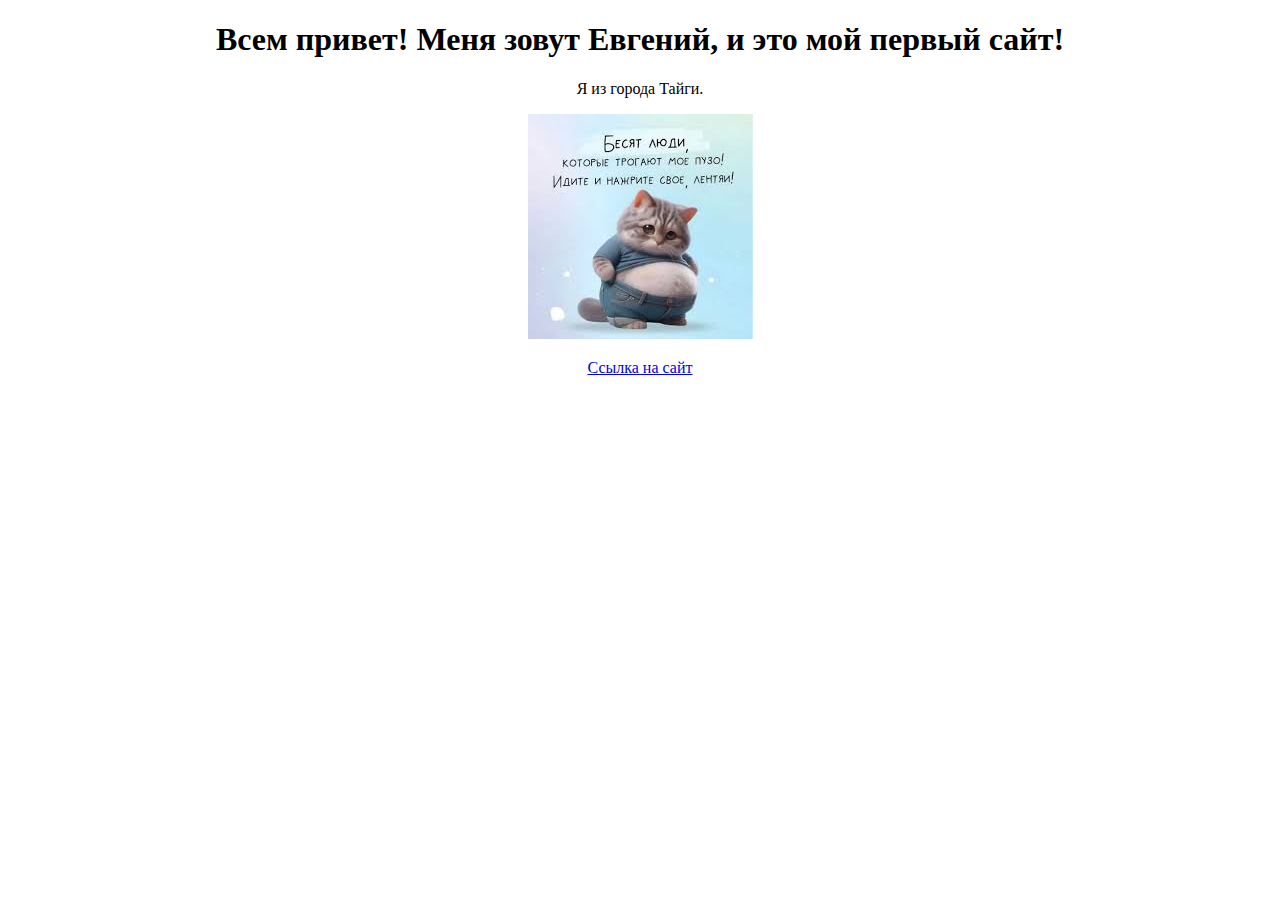
<file: index.html>
<!DOCTYPE html>
<html lang="en">
<head>
    <meta charset="UTF-8">
    <meta name="viewport" content="width=device-width, initial-scale=1.0">
    <title>Первый сайт</title>
</head>
<body>
    
<h1 style="text-align: center;">Всем привет! Меня зовут Евгений, и это мой первый сайт!</h1>
<p align="center">Я из города Тайги.</p>
<p align="center"><img alt="Прикольный" src="15.jpg"></p>
<p align="center"><a href="http://kirova39.tb.ru">Ссылка на сайт</a></p>

</body>

</html>
</file>
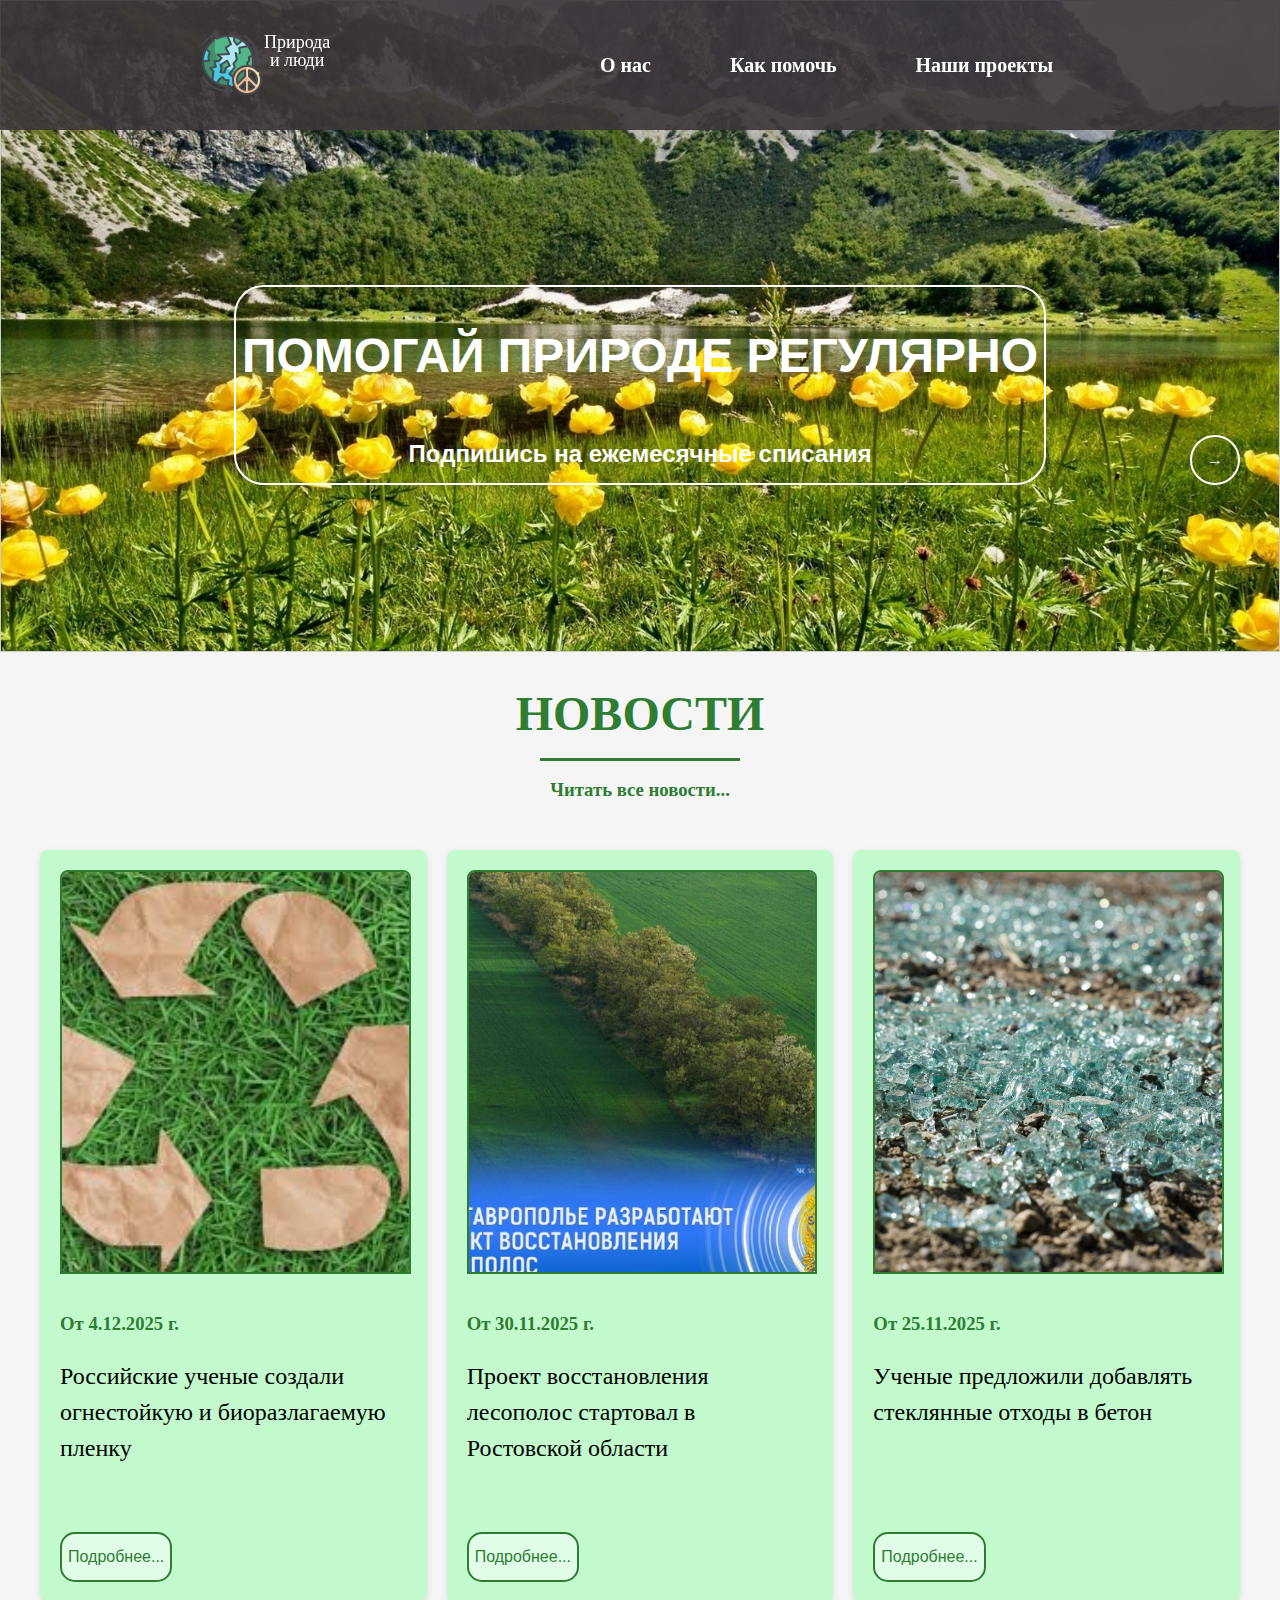
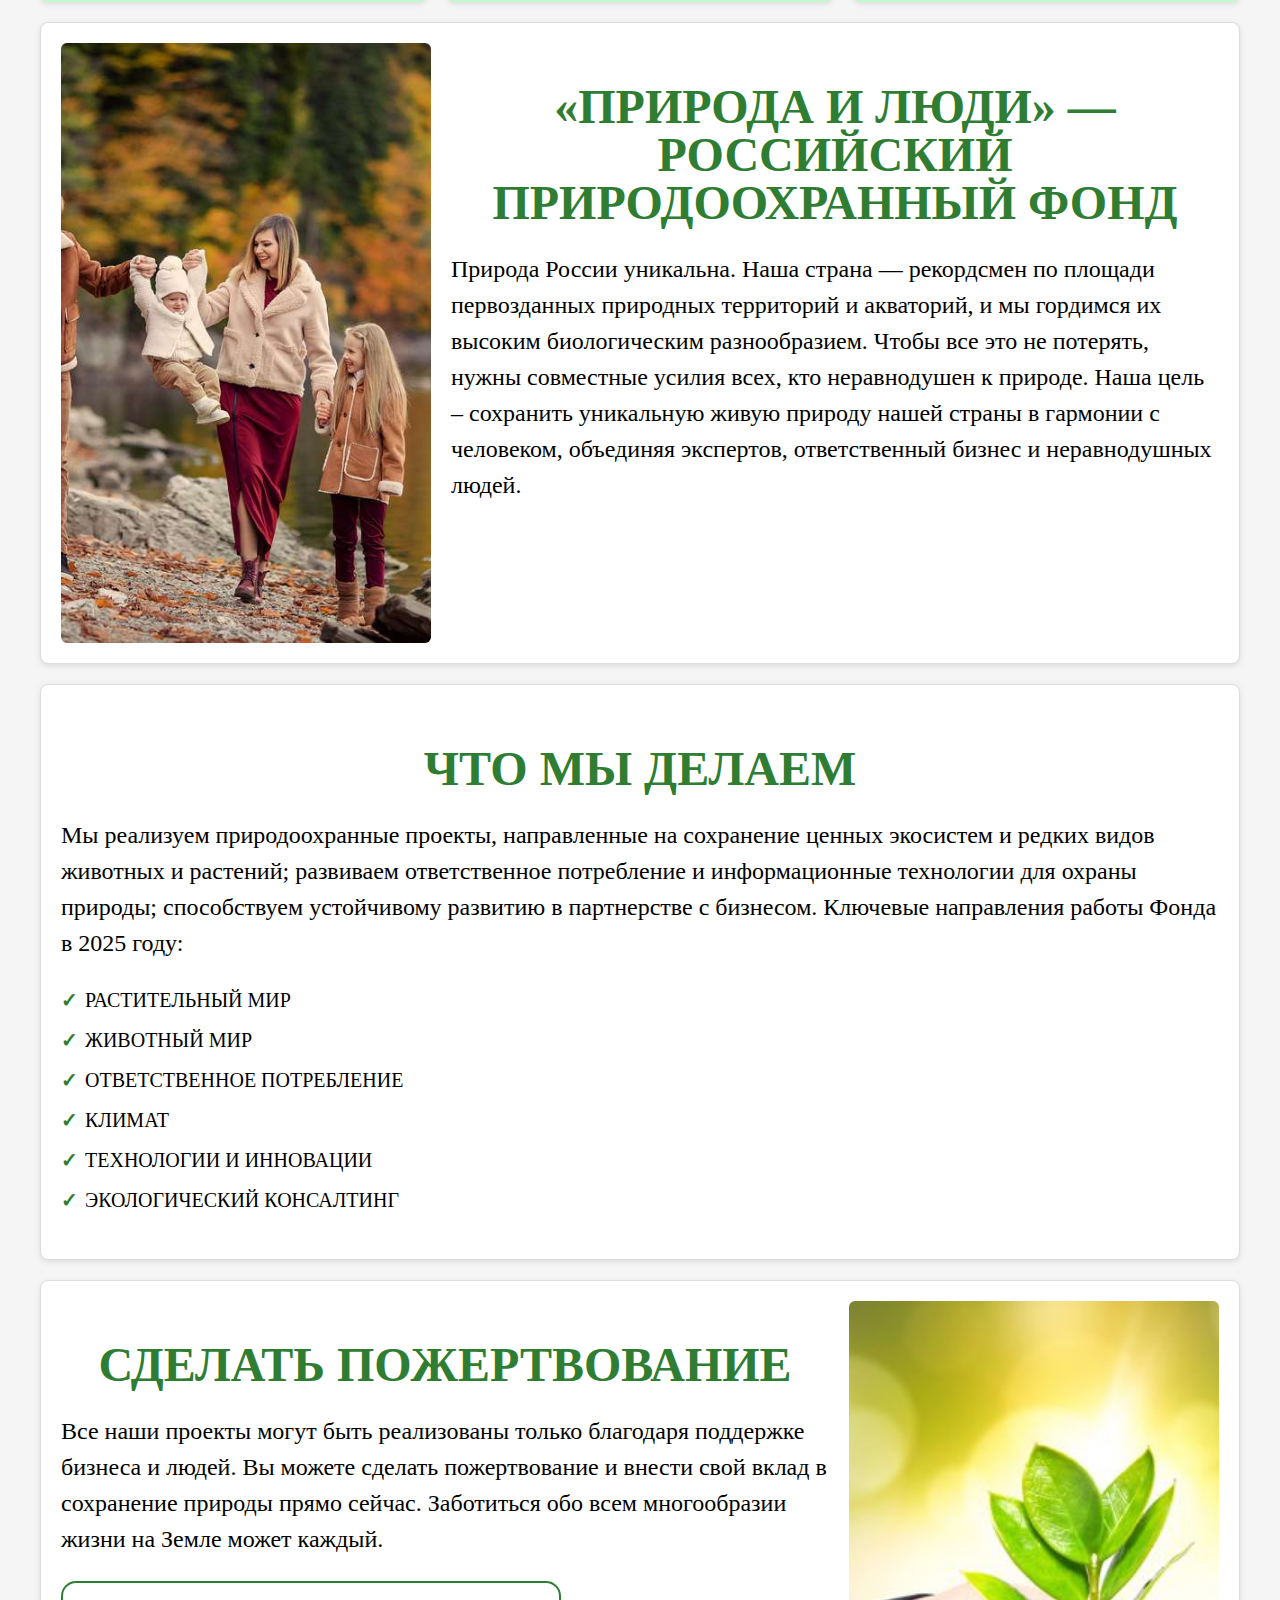
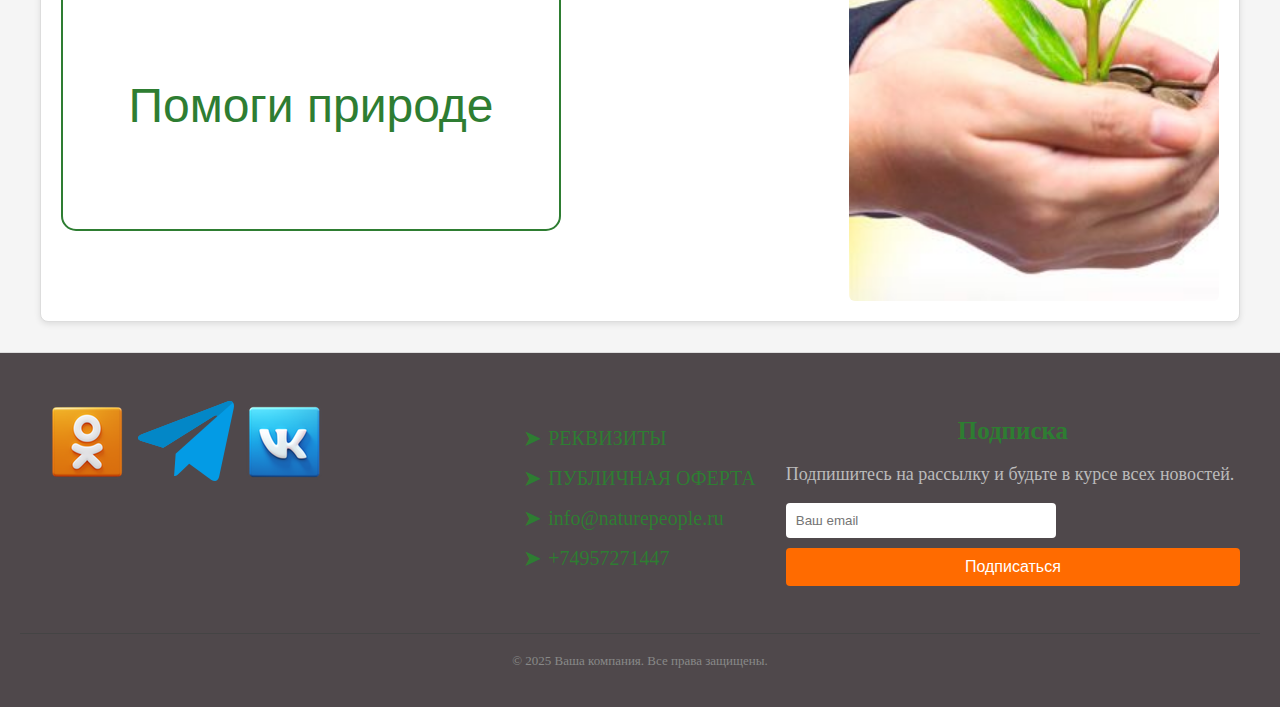
<file: IAR/index.html>
<!DOCTYPE html>
<html lang="ru">
<head>
  <meta charset="UTF-8" />
  <meta name="viewport" content="width=device-width, initial-scale=1.0" />
  <title>Думайте о природе</title>
  <link rel="stylesheet" href="reset.css" >
  <link rel="stylesheet" href="standart.css">
  <link rel="stylesheet" href="style.css" />  
</head>

<body>

  <header>
    <div class="container">      
    <nav class="navbar">
    <div class="logo">
      <img src="logo.png" style="float: left;"> Природа <br>и люди   
    </div>
    <!-- Бургер-кнопка -->
    <div class="burger" id="burger">
      <span></span> <!--полоски бургерного меню-->
      <span></span>
      <span></span>
    </div>
    <!-- Меню -->
    <div class="nav-menu" id="menu">
      <a href="#" onclick="alert('Извените, но это одностраничный сайт'); return false;">О нас</a>
      <a href="#" onclick="alert('Извените, но это одностраничный сайт'); return false;">Как помочь</a>
      <a href="#" onclick="alert('Извените, но это одностраничный сайт'); return false;">Наши проекты</a>
    </div>
    </div>
  </header>

      <div class="box_1">
<div class="box_in">
  <div id="photo">
    <img src="1.jpg" class="start" alt="Фото 1">
    <img src="2.jpg" alt="Фото 2">
    <img src="3.jpg" alt="Фото 3">   
    <button id="btn_1" ><b>&#8594;</b></button>
    <button id="btn_2" ><h2 style="color: white;"><b>Помогай природе регулярно</b></h2><br><h3 style="color: white; font-size: 1.5em;">Подпишись на ежемесячные списания</h3></button>
     </div>
      </div>
        </div>

<h2><b>Новости</b></h2>
<div class="short-hr"></div>
<h3><a href="#" onclick="alert('Извените, но это одностраничный сайт'); return false;">Читать все новости...</a></h3>
 <div class="co">
    <div class="row-three">
      <div class="block">
        <img src="4.jpg">
        <h3 style="text-align: left;">От 4.12.2025 г.</h3>
        <p style="height: 150px;">
Российские ученые создали огнестойкую и биоразлагаемую пленку</p>
        <button class="block_btn_1" onclick="window.open('https://ri.ria.ru/20251204/nauka-2059548356.html', '_blank', 'noopener,noreferrer')">Подробнее...</button>
      </div>
      <div class="block">
        <img src="5.jpg">
        <h3 style="text-align: left;">От 30.11.2025 г.</h3>
        <p style="height: 150px;">
Проект восстановления лесополос стартовал в Ростовской области</p>
        <button class="block_btn_1" onclick="window.open('https://ria.ru/20251111/lesopolosa-2054312720.html', '_blank', 'noopener,noreferrer')">Подробнее...</button>
      </div>
      <div class="block">
        <img src="6.jpg">
        <h3 style="text-align: left;">От 25.11.2025 г.</h3>
        <p style="height: 150px;">
Ученые предложили добавлять стеклянные отходы в бетон</p>
        <button class="block_btn_1"  onclick="window.open('https://ria.ru/20251111/nauka-2053379572.html', '_blank', 'noopener,noreferrer')">Подробнее...</button>  
      </div>         
    </div>
    
  <div class="block_line">
    <img src="7.jpg" alt="Изображение">
    <div class="block_line-text">
      <h2>«ПРИРОДА И ЛЮДИ» — РОССИЙСКИЙ ПРИРОДООХРАННЫЙ ФОНД</h2>
      <p>Природа России уникальна. Наша страна — рекордсмен по площади первозданных природных территорий и акваторий, 
        и мы гордимся их высоким биологическим разнообразием. Чтобы все это не потерять, нужны совместные усилия всех, кто неравнодушен к природе.
Наша цель – сохранить уникальную живую природу нашей страны в гармонии с человеком, объединяя экспертов, ответственный бизнес и неравнодушных людей.</p>
    </div>    
  </div>

  <div class="block_line">  
    <div class="block_line-text">
      <h2>ЧТО МЫ ДЕЛАЕМ</h2>
      <p>Мы реализуем природоохранные проекты, направленные на сохранение ценных экосистем и редких видов животных и растений; 
        развиваем ответственное потребление и информационные технологии для охраны природы; способствуем устойчивому развитию в партнерстве с бизнесом.
      Ключевые направления работы Фонда в 2025 году:
<ul class="styled-list">
  <li>РАСТИТЕЛЬНЫЙ МИР</li>
  <li>ЖИВОТНЫЙ МИР</li>
  <li>ОТВЕТСТВЕННОЕ ПОТРЕБЛЕНИЕ</li>
  <li>КЛИМАТ</li>
  <li>ТЕХНОЛОГИИ И ИННОВАЦИИ</li>
  <li>ЭКОЛОГИЧЕСКИЙ КОНСАЛТИНГ</li>
</ul>
      </p>
    </div>
  </div>
  
    <div class="block_line">    
    <div class="block_line-text">
      <h2>СДЕЛАТЬ ПОЖЕРТВОВАНИЕ</h2>
      <p>Все наши проекты могут быть реализованы только благодаря поддержке бизнеса и людей. 
        Вы можете сделать пожертвование и внести свой вклад в сохранение природы прямо сейчас.

Заботиться обо всем многообразии жизни на Земле может каждый.

      </p>
      <button class="block_btn_2"  onclick="window.open('pay.html', '_blank', 'noopener,noreferrer')">Помоги природе</button>  
    </div>
<img src="8.jpg" alt="Изображение">
  </div>


    </div>
  </div>
</div>
  <footer>
    <div class="footer-container">
      
      <!-- Логотип и описание -->
      <div class="footer-logo">
   <div class="social-icons">
      <a href="https://ok.ru/" target="_blank" aria-label="ok.ru">
        <img src="s1.png" alt="ok.ru">
      </a>
      <a href="https://t.me/" target="_blank" aria-label="t.me">
        <img src="s2.png" alt="t.me">
      </a>
      <a href="https://vk.com/" target="_blank" aria-label="vk.com">
        <img src="s3.png" alt="vk.com">
      </a>
    </div>
      </div>

      <!-- Список ссылок -->
  <ul class="styled-list_1">
  <li><a href="#" onclick="alert('Извените, но это одностраничный сайт'); return false;">РЕКВИЗИТЫ</a></li>
  <li><a href="#" onclick="alert('Извените, но это одностраничный сайт'); return false;">ПУБЛИЧНАЯ ОФЕРТА</a></li>
  <li><a href="#" onclick="alert('Извените, но это одностраничный сайт'); return false;">info@naturepeople.ru</a></li>
  <li><a href="#" onclick="alert('Извените, но это одностраничный сайт'); return false;">+74957271447</a></li>
</ul>

      <!-- Форма подписки -->
      <div class="footer-subscribe">
        <h3>Подписка</h3>
        <p>Подпишитесь на рассылку и будьте в курсе всех новостей.</p>
        <form class="subscribe-form">
          <input type="email" placeholder="Ваш email" required />
          <button type="submit">Подписаться</button>
        </form>
      </div>
    </div>

    <div class="footer-bottom">
      &copy; 2025 Ваша компания. Все права защищены.
    </div>
  
  </footer>

<script>
  const images = document.querySelectorAll('#photo img');
  let currentIndex = 0;

  // Функция переключения фото
  function showNextImage() {
    // Скрываем текущее фото
    images[currentIndex].classList.remove('start');
    
    // Переходим к следующему (или к первому, если дошли до конца)
    currentIndex = (currentIndex + 1) % images.length;
    
    // Показываем новое фото
    images[currentIndex].classList.add('start');
  }

  // Обработчик клика по кнопке
  document.getElementById('btn_1').addEventListener('click', showNextImage);

  // Автоматическое переключение каждые 3 секунды (3000 мс)
  setInterval(showNextImage, 3000);
  </script>

  
  <script>
    const burger = document.getElementById('burger'); //получаем доступ к классу бургер
    const menu = document.getElementById('menu'); //получаем доступ к классу меню

    burger.addEventListener('click', () => {  // или так function() { menu.classList.toggle('active');
      menu.classList.toggle('active'); // переключатель класса active
    });
  </script>

  <script>
  document.getElementById('btn_2').addEventListener('click', () => {
    window.location.href = 'pay.html';
  });
</script>

</body>
</html>
</file>
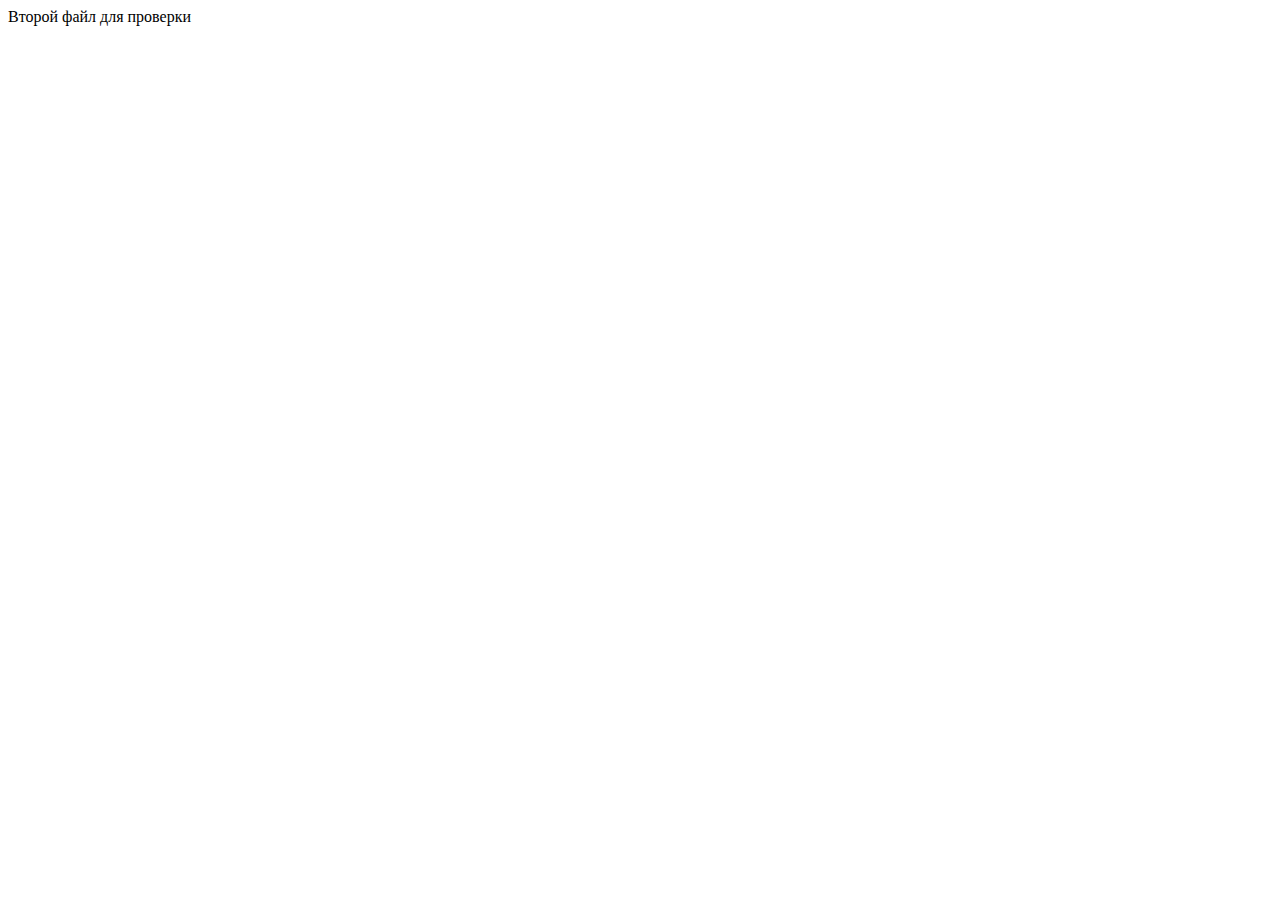
<file: 1.html>
<!DOCTYPE html>
<html lang="en">
<head>
    <meta charset="UTF-8">
    <meta name="viewport" content="width=device-width, initial-scale=1.0">
    <title>Document</title>
</head>
<body>
    Второй файл для проверки
</body>
</html>
</file>
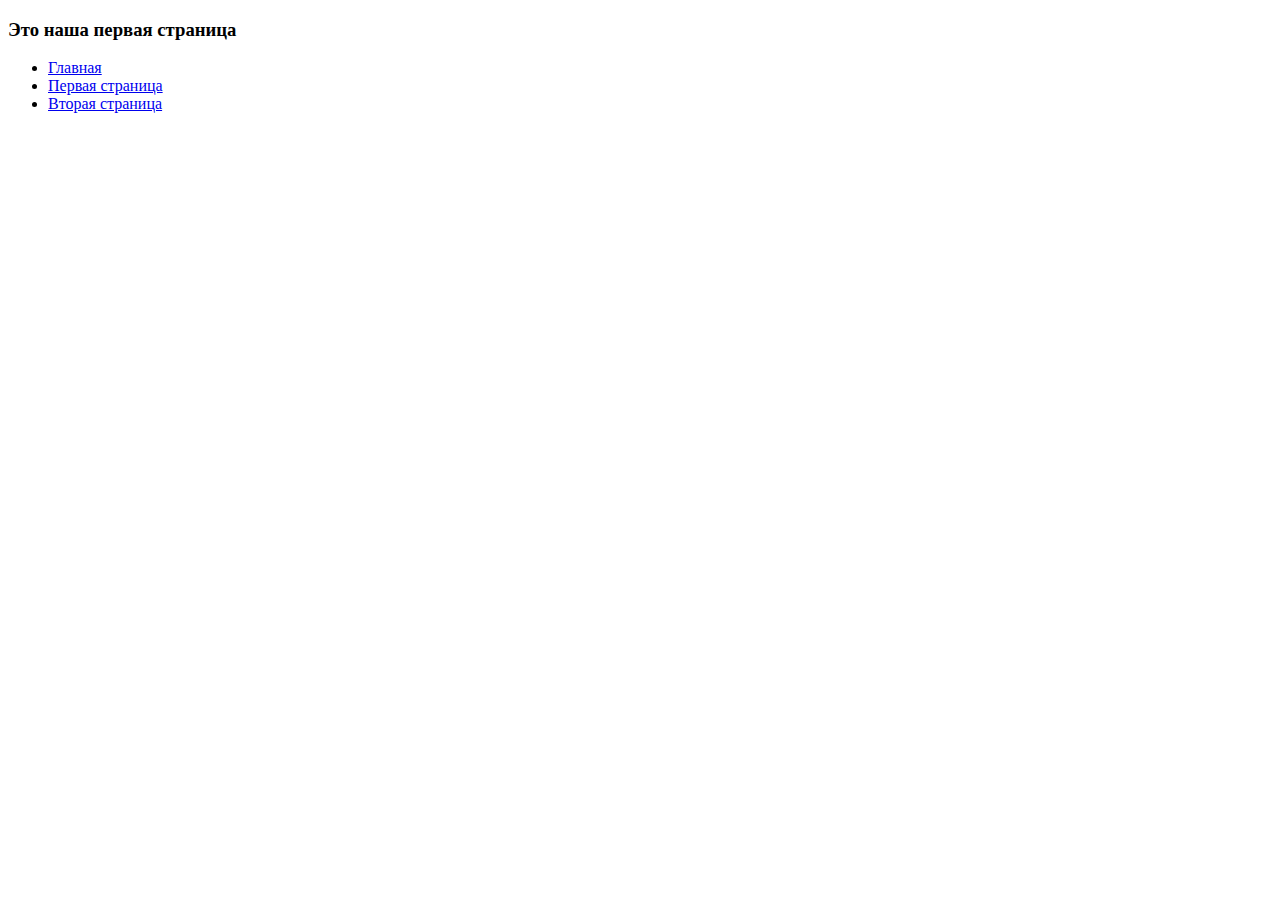
<file: task1.html>
<!DOCTYPE html>
<html lang="en">
<head>
    <meta charset="UTF-8">
    <meta name="viewport" content="width=device-width, initial-scale=1.0">
    <title>Первая страница</title>
</head>
<body>
	<h3>Это наша первая страница</h3>
    <ul>
	<li><a href="index.html">Главная</a></li>
	<li><a href="task1.html">Первая страница</a></li>
	<li><a href="task2.html">Вторая страница</a></li>
</ul>
</body>

</html>
</file>
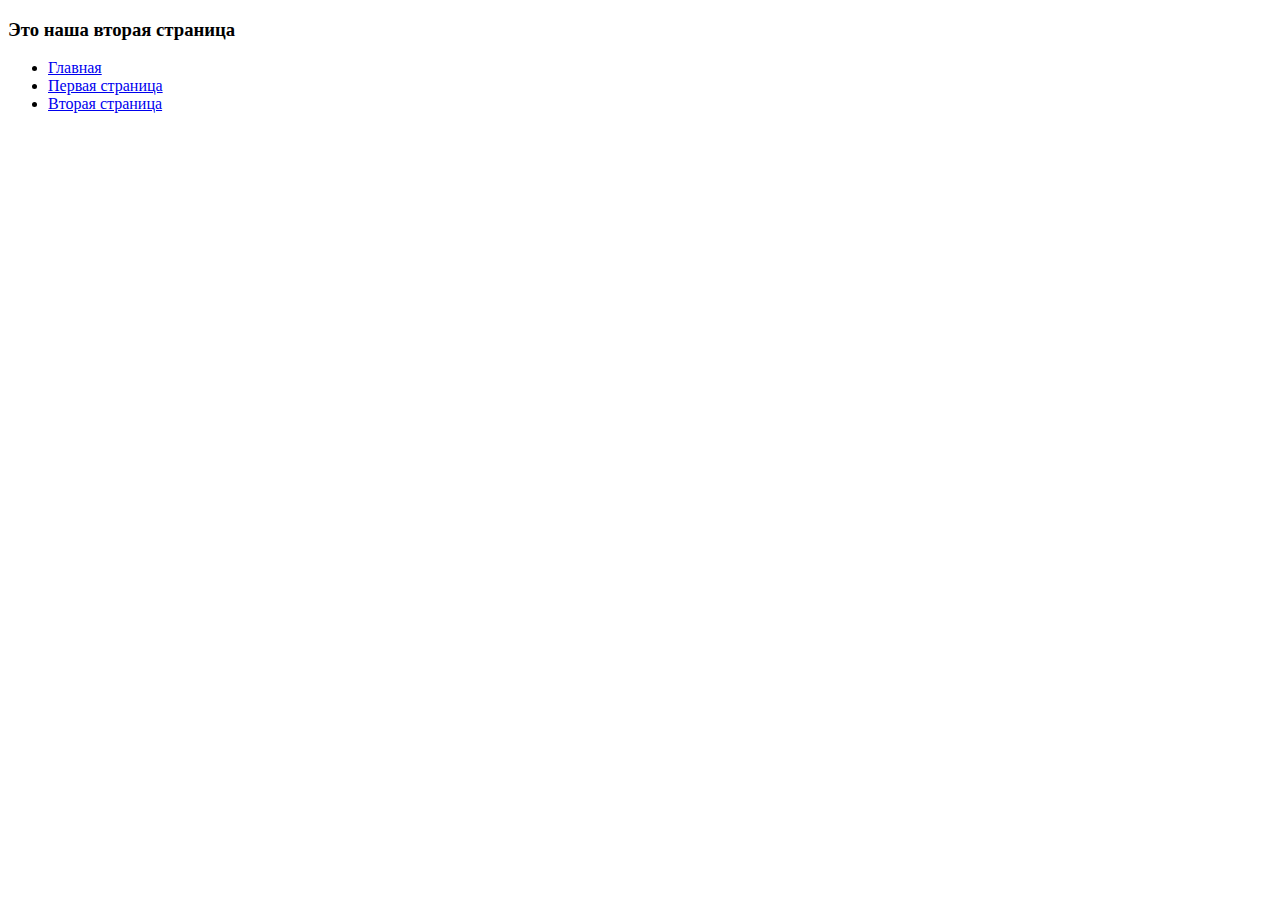
<file: task2.html>
<!DOCTYPE html>
<html lang="en">
<head>
    <meta charset="UTF-8">
    <meta name="viewport" content="width=device-width, initial-scale=1.0">
    <title>Вторая страница</title>
</head>
<body>
	<h3>Это наша вторая страница</h3>
    <ul>
	<li><a href="index.html">Главная</a></li>
	<li><a href="task1.html">Первая страница</a></li>
	<li><a href="task2.html">Вторая страница</a></li>
</ul>
</body>

</html>
</file>
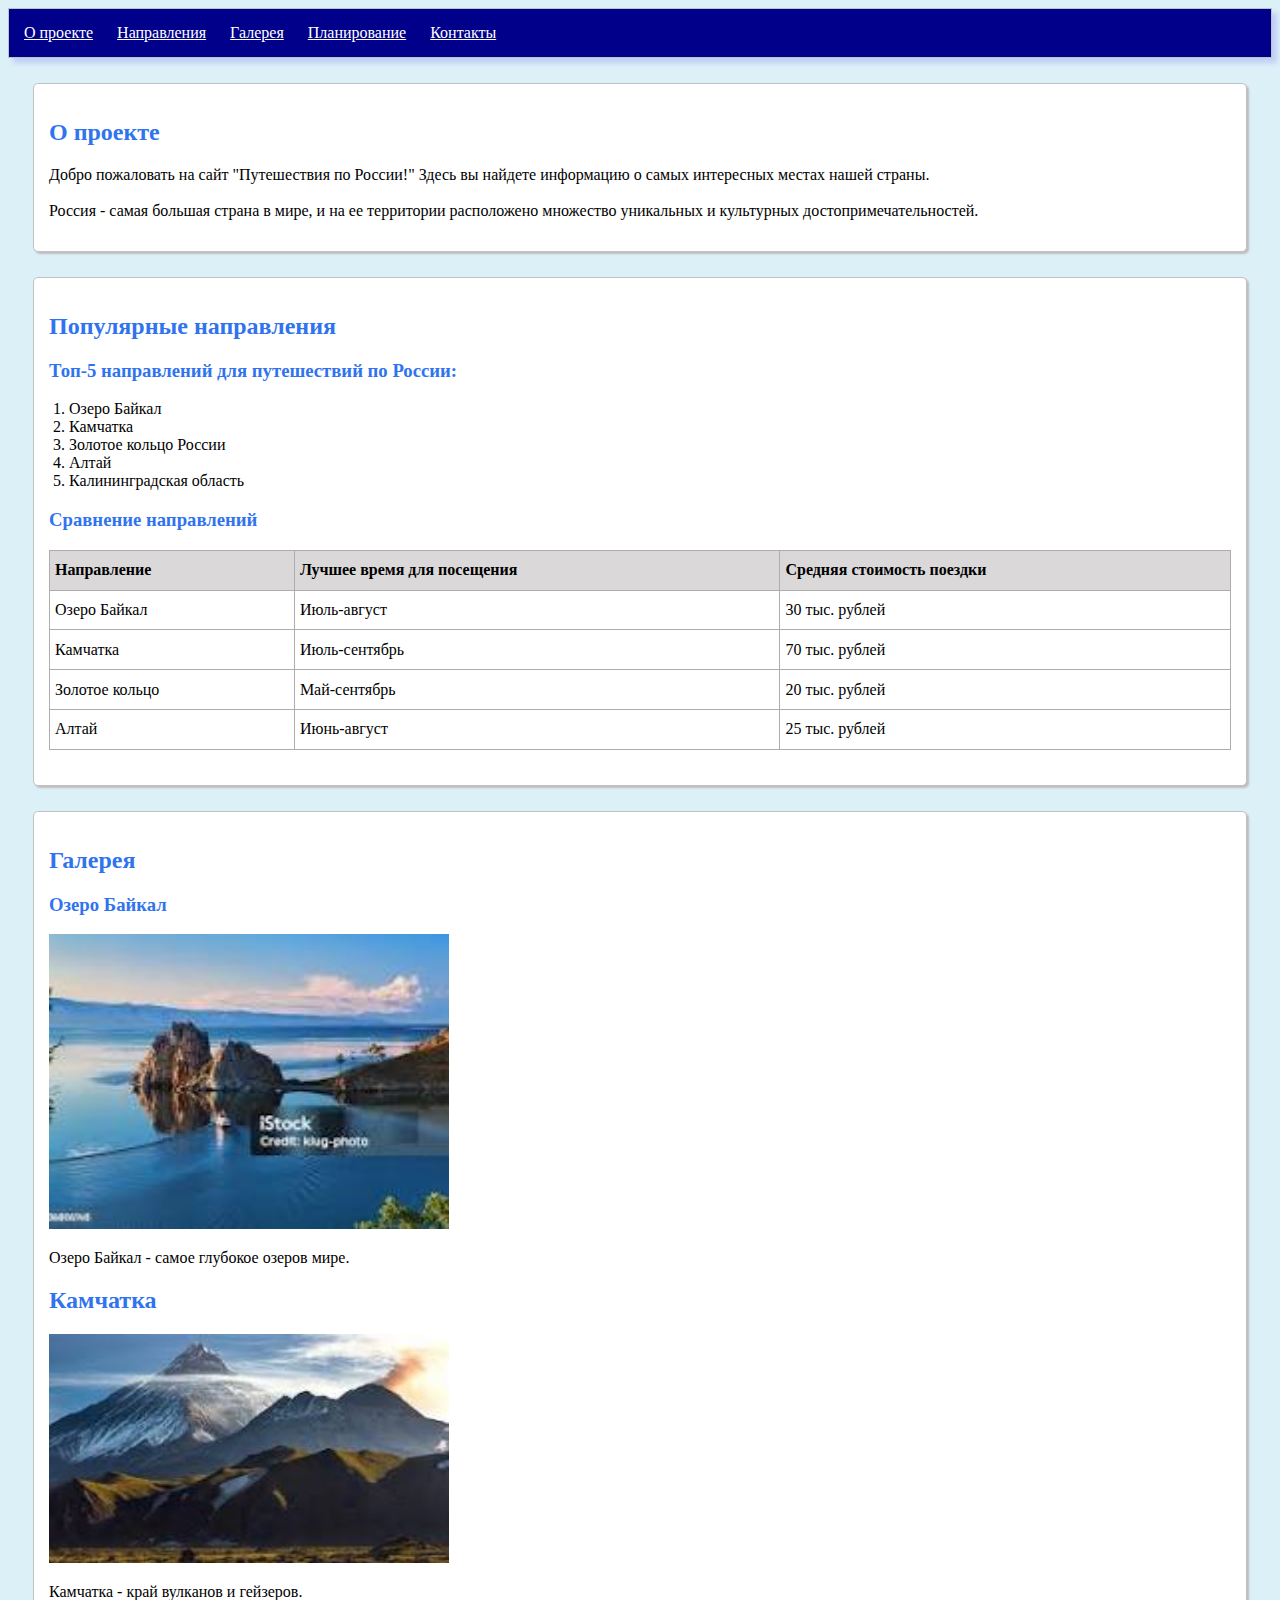
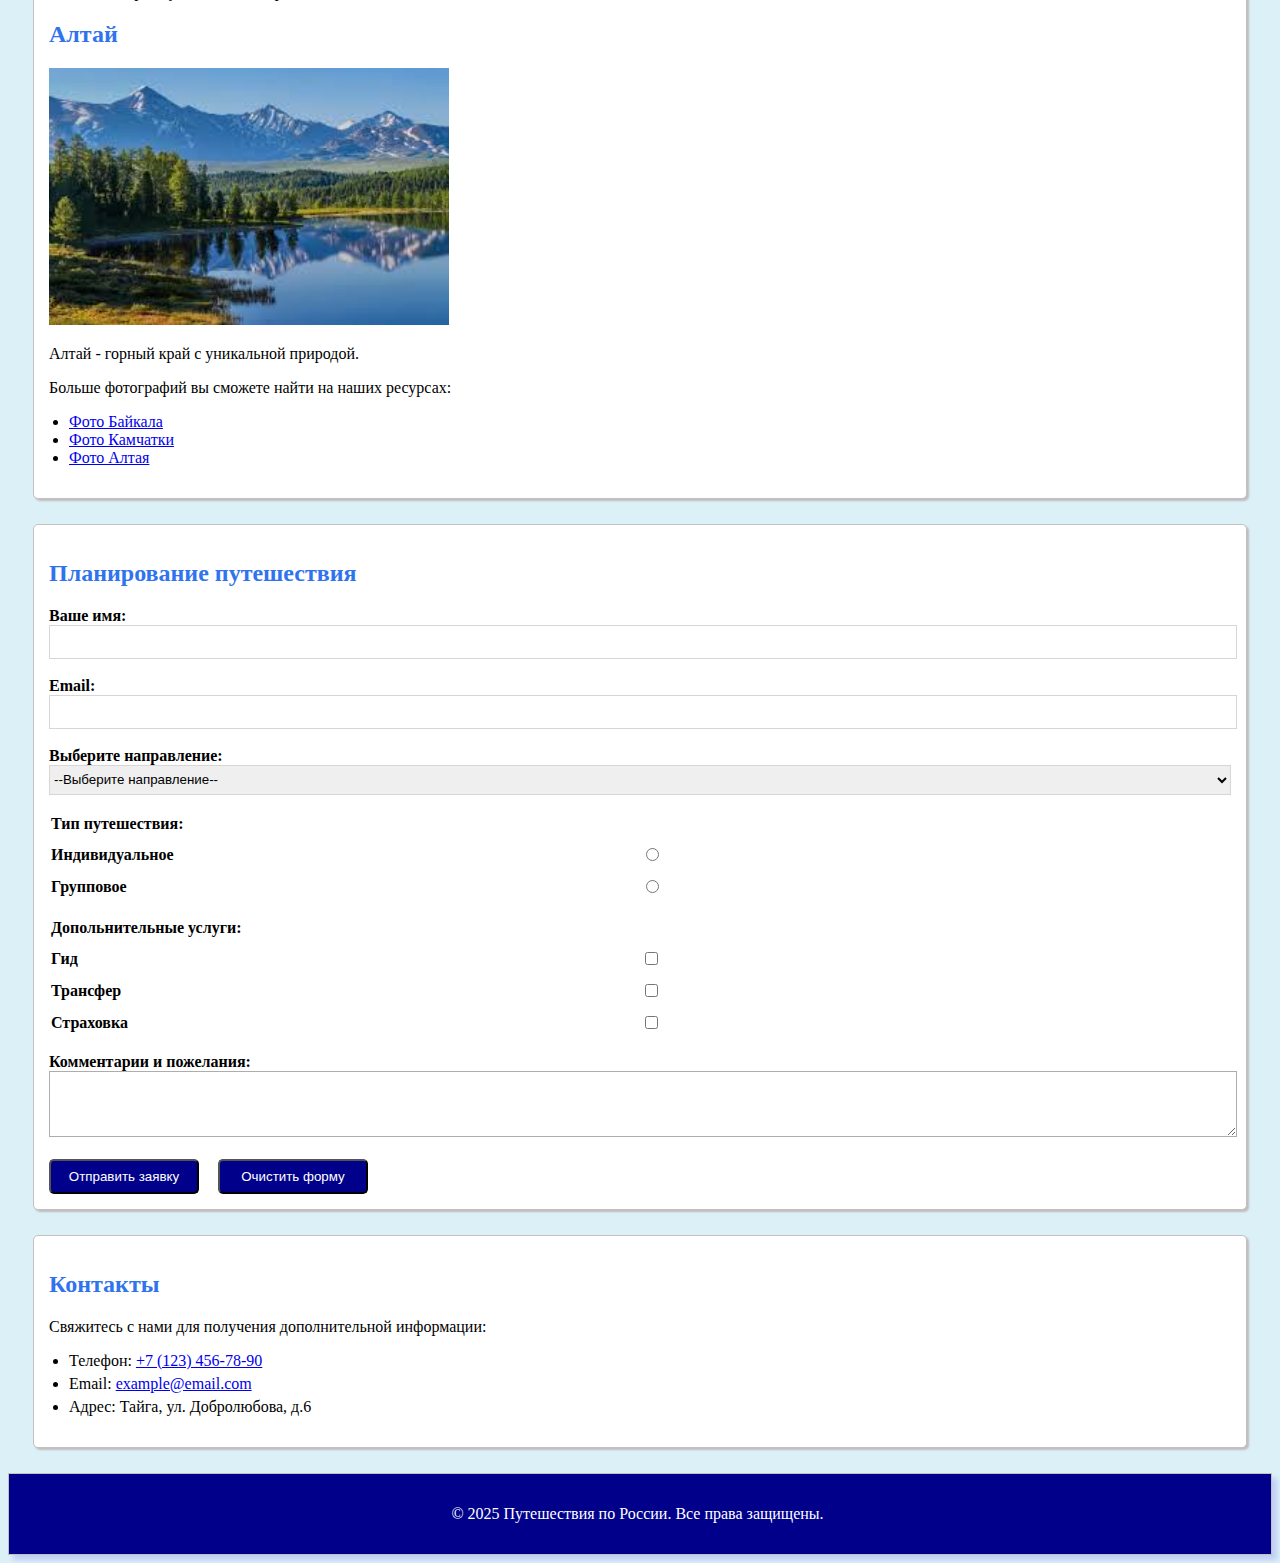
<file: box/task2.html>
<!DOCTYPE html>
<html lang="en">
<head>
    <meta charset="UTF-8">
    <meta name="viewport" content="width=device-width, initial-scale=1.0">
    <title>Задание 2</title>
    <style>
           
        .topurl, .floor {
            background-color:darkblue;
            padding: 15px;
            box-shadow: 5px 5px 5px rgb(191, 206, 245);
            border-radius: 0px;
            margin: 0;                                    
        }
        .topurl, .floor {
            color: white; padding-right: 20px;
        }
        .topurl a {
            color: white; padding-right: 20px;
        }
        h2 {
            color: rgb(48, 115, 239);
        }
        h3 {
            color: rgb(48, 115, 239);
        }
        div {
            background-color:white;
            padding: 15px;
            margin: 25px;
            box-shadow: 2px 2px 2px rgb(191, 189, 189);
            border-radius: 5px;
            border: 1px solid rgb(196, 192, 192);
        }
        .table1, th, tr, td {
            border: 1px solid rgb(174, 172, 172); border-collapse: collapse; text-align:left; padding: 5px;
        }
        .table1 {
            width: 100%;
            height: 200px;
            margin-bottom: 20px;
        }
    </style>
</head>
<body style="background-color:rgb(220, 240, 248);" >
    <div class="topurl">
        <a href="index.html">О проекте</a>
        <a href="index.html">Направления</a>
        <a href="index.html">Галерея</a>
        <a href="index.html">Планирование</a>
        <a href="index.html">Контакты</a>
    </div>
    
    <div class="text1">
    <h2>О проекте</h2>
   <p> Добро пожаловать на сайт "Путешествия по России!" Здесь вы найдете информацию о самых интересных местах нашей страны.<br><br>
    Россия - самая большая страна в мире, и на ее территории расположено множество уникальных и культурных достопримечательностей.
    </p>
</div>

    <div>
        <h2>Популярные направления</h2>
        <h3>Топ-5 направлений для путешествий по России:</h3>
    <ol style="padding-left: 20px;">
    <li>Озеро Байкал</li>
    <li>Камчатка</li>
    <li>Золотое кольцо России</li>
    <li>Алтай</li>
    <li>Калининградская область</li>
    </ol>
    <h3>Сравнение направлений</h3>
    <table class="table1">    
       <tr style="background-color: rgb(218, 216, 216);">
            <th>Направление</th>
            <th>Лучшее время для посещения</th>
            <th>Средняя стоимость поездки</th>
        <tr>
            <td>Озеро Байкал</td>
            <td>Июль-август</td>
            <td>30 тыс. рублей</td>
         </tr>
          <tr>
            <td>Камчатка</td>
            <td>Июль-сентябрь</td>
            <td>70 тыс. рублей</td>
         </tr>
          <tr>
            <td>Золотое кольцо</td>
            <td>Май-сентябрь</td>
            <td>20 тыс. рублей</td>
         </tr>
          <tr>
            <td>Алтай</td>
            <td>Июнь-август</td>
            <td>25 тыс. рублей</td>
         </tr>
    
    </table>
    </div>
    <div>
        <h2>Галерея</h2>
        <h3>Озеро Байкал</h3>
        <img src="1.jpg" alt="Озеро Байкал" width="400px"><br>
        <p>Озеро Байкал - самое глубокое озеров мире.</p>
        <h2>Камчатка</h2>
        <img src="2.jpg" alt="Камчатка" width="400px"><br>
        <p>Камчатка - край вулканов и гейзеров.</p>
        <h2>Алтай</h2>
        <img src="3.jpg" alt="Алтай" width="400px"><br>
        <p>Алтай - горный край с уникальной природой.</p>
        <p>Больше фотографий вы сможете найти на наших ресурсах:</p>
        <ul style="padding-left: 20px;">
    <li><a href="index.html">Фото Байкала</a></li>
    <li><a href="index.html">Фото Камчатки</a></li>
    <li><a href="index.html">Фото Алтая</a></li>
    </ul>
    </div>
    <div>
        <h2>Планирование путешествия</h2>
      <form action="/submit" method="POST">
    <label for="name"><b>Ваше имя:</b></label><br>
    <input type="text" id="name" name="name" required style="width: 100%; height: 30px; box-shadow: none; border: 1px solid rgb(216, 213, 213);"> <br><br>   
    <label for="email"><b>Email:</b></label><br>
    <input type="email" id="email" name="email" required style="width: 100%; height: 30px; box-shadow: none; border: 1px solid rgb(216, 213, 213);">  <br><br>  
    <b>Выберите направление:</b>
    <select id="country" name="country" style="width: 100%; height: 30px; border-color:rgb(216, 213, 213);">
    <option value="">--Выберите направление--</option>
    <option value="ru">Озеро Байкал</option>
    <option value="us">Камчатка</option>
    <option value="gb">Золотое кольцо России</option>
    <option value="gb">Алтай</option>
    <option value="gb">Калининградская область</option>
</select><br><br>

<table style="width: 100%; margin: -5px;">
    <tr>
        <td colspan="2" style="border: none"><b>Тип путешествия:</b></td>
    </tr>
        <tr>
        <td style="border: none; width: 50%;"><label for="option1"><b>Индивидуальное</b></label></td>
        <td style="border: none;"><input type="radio" id="option1" name="my_group" value="1"></td>
        </tr>
        <tr>
        <td style="border: none;"><label for="option2"><b>Групповое</b></label></td>
        <td style="border: none;"><input type="radio" id="option2" name="my_group" value="2"></td>
    </tr>
</table><br>

<table style="width: 100%; margin: -5px;">
        <tr>
        <td colspan="3" style="border: none;"><b>Допольнительные услуги:</b></td>
    </tr>
    <tr>
        <td style="width: 50%; border: none;"><label for="chex1"><b>Гид</b></label></td>
        <td style="border: none;"><input type="checkbox" id="chex1" name="subscribe"></td>
        </tr>
        <tr>
        <td style="border: none;"><label for="chex2"><b>Трансфер</b></label></td>
        <td style="border: none;"><input type="checkbox" id="chex2" name="subscribe"></td>
    </tr>
      <tr>
        <td style="border: none;"><label for="chex3"><b>Страховка</b></label></td>
        <td style="border: none;"><input type="checkbox" id="chex3" name="subscribe"></td>
    </tr>
</table><br>

<label for="message"><b>Комментарии и пожелания:</b></label>
<textarea id="message" name="message" rows="4" cols="50" style="width: 100%; border-color:rgb(174, 172, 172);"></textarea>
<br><br>
<button type="submit" style="width: 150px;height: 35px; background-color:darkblue; color: white; border-radius: 5px; margin-right: 15px;">Отправить заявку</button>
<button type="reset" style="width: 150px;height: 35px; background-color:darkblue; color: white; border-radius: 5px;">Очистить форму</button>

</div>
</form>
      <div>
<h2>Контакты</h2>
<p>Свяжитесь с нами для получения дополнительной информации:</p>
<ul style="padding-left: 15px;">
    <li style="margin: 5px;">Телефон: <a href="tel:+71234567890">+7 (123) 456-78-90</a></li>
    <li style="margin: 5px;">Email: <a href="mailto:example@email.com">example@email.com</a></li>
    <li style="margin: 5px;">Адрес: Тайга, ул. Добролюбова, д.6</li>
</ul>
      </div>

    <div class="floor">
        <p style="text-align: center;">&copy; 2025 Путешествия по России. Все права защищены.</p>
    </div>
</body>

</html>
</file>
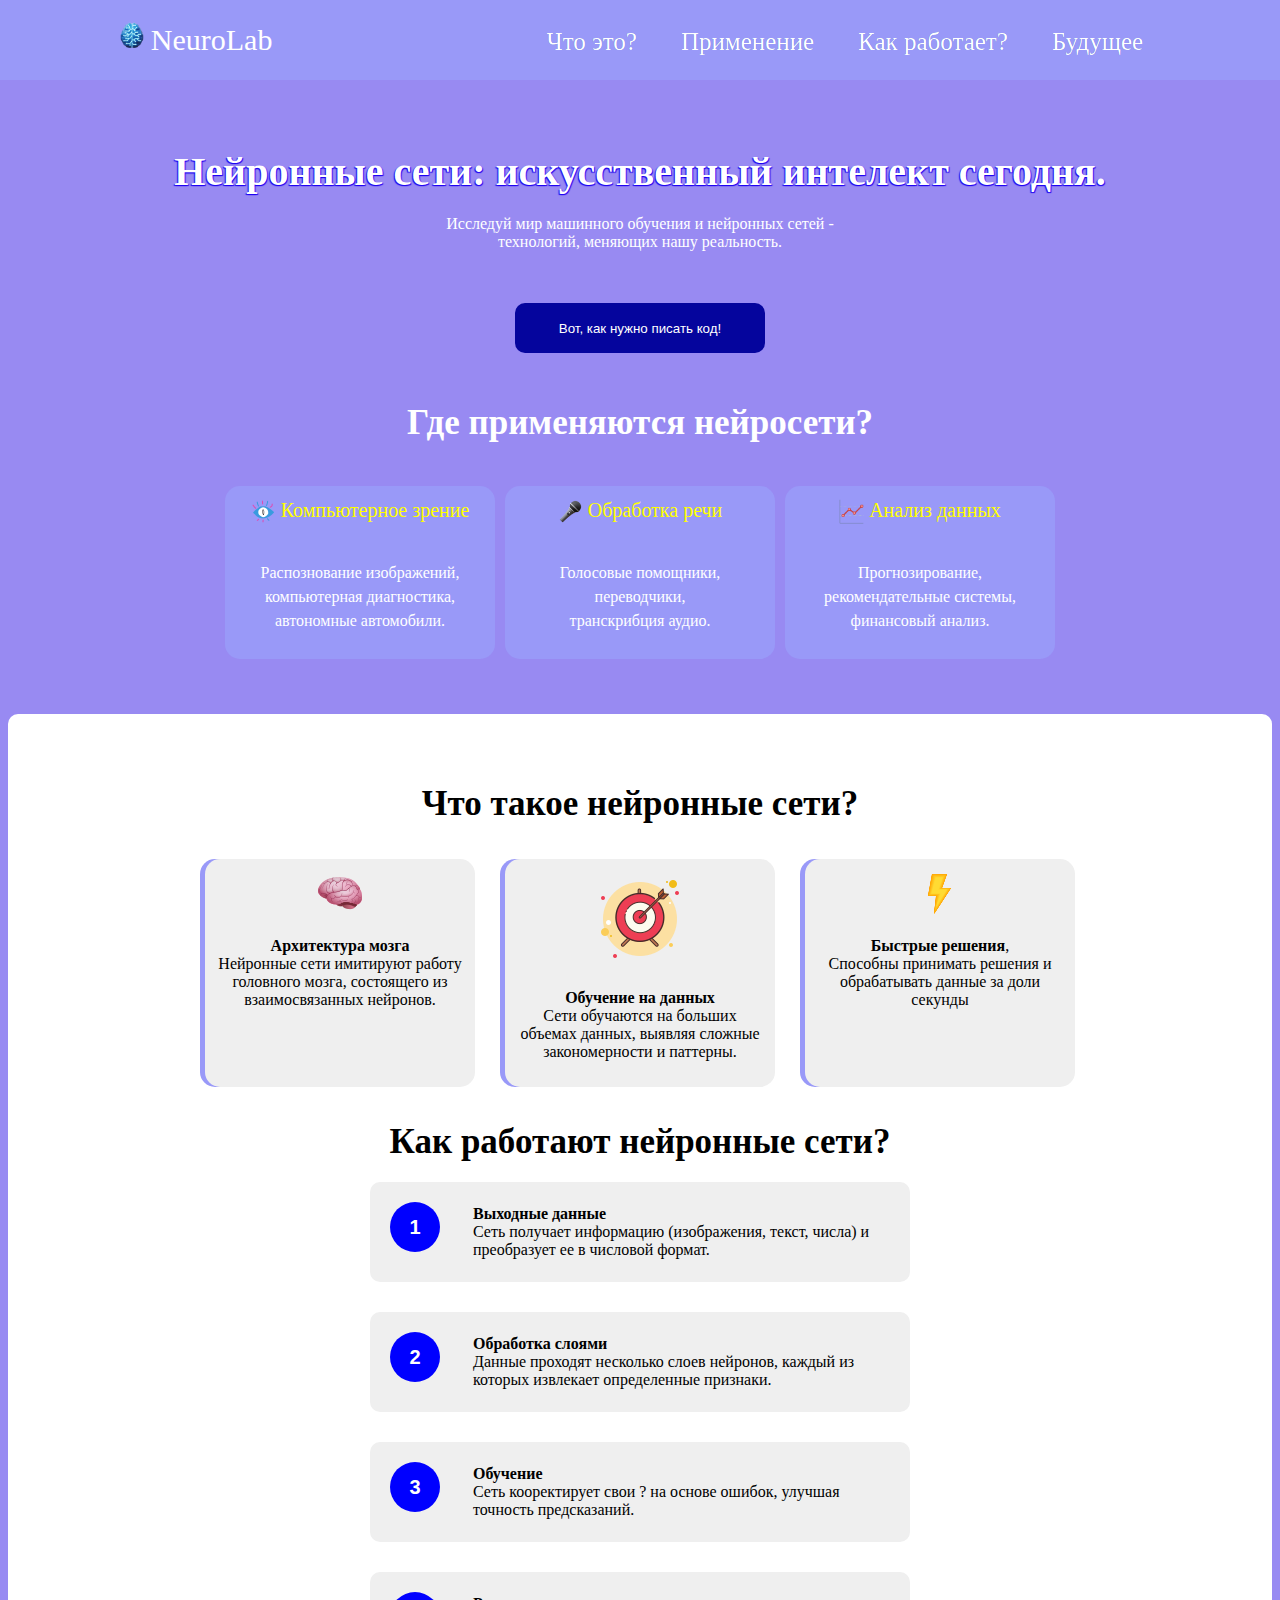
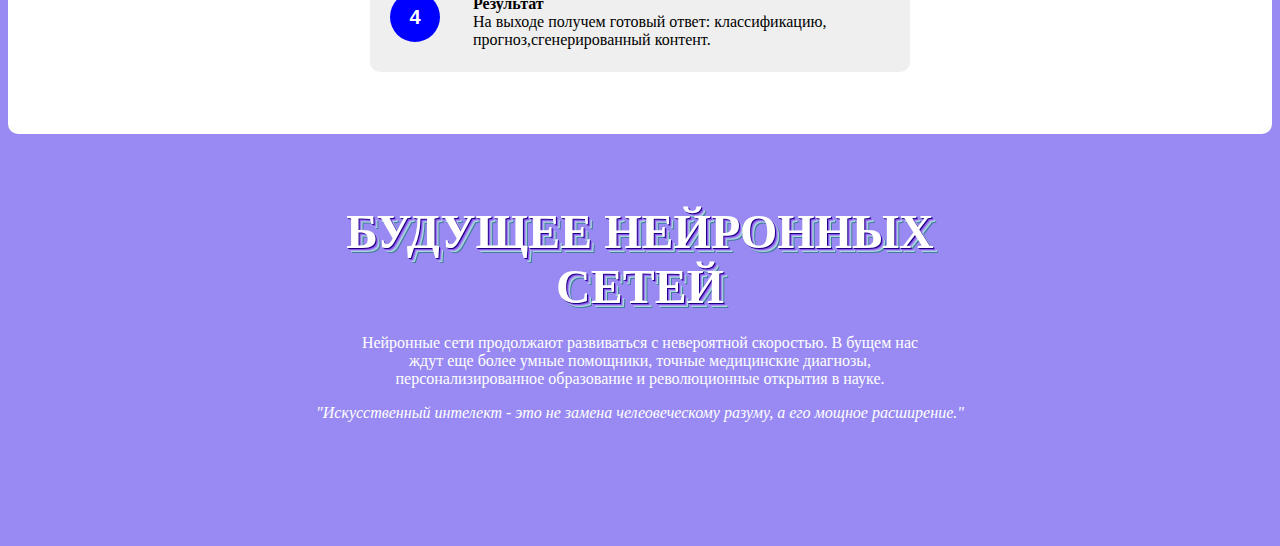
<file: box2/task3.html>
<!DOCTYPE html>
<html lang="en">
<head>
    <meta charset="UTF-8">
    <meta name="viewport" content="width=device-width, initial-scale=1.0">
    <title>Задание 3</title>
   
     <link rel="stylesheet" href="task3css.css">
</head>
<body>
    <div class="header">
        <img src="icons8-мозг-94.png" alt="Логотип" width="30px" height="30px";> <span>NeuroLab</span>
        <a href="#b">Что это?</a>
        <a href="#a">Применение</a>
        <a href="#c">Как работает?</a>
        <a href="#d">Будущее</a>
    </div>
   <div class="top"> <h1>Нейронные сети: искусственный интелект сегодня.</h1>
    <p>Исследуй мир машинного обучения и нейронных сетей - <br>
    технологий, меняющих нашу реальность. </p><br><br>
    <button class="btn1" popovertarget="my-popover">Вот, как нужно писать код!</button>

<div id="my-popover" popover>
 <object width="400" height="300" data="your_animation.swf">
  <embed src="1.webp" width="400" height="300" style="position: fixed; top: 5%; left: 5%;">
</object>
</div>

</div>
    <h2 id="a" style="color: white; text-align: center;">Где применяются нейросети?</h2><br>
<!--Три горизонтальных блока-->
    <div class="flex-container">
  <div class="flex-item">
    <table>
    <tr>
        <td><img src="icons8-глаз-50.png" style="float: left; margin-right: 5px;">Компьютерное зрение</td>   
    </tr>
    </table><br>
<p style="text-align: center;line-height: 1.5">Распознование изображений, <br>
компьютерная диагностика, <br>
автономные автомобили.</p>
</div>
  <div class="flex-item">
        <table>
    <tr>
        <td><img src="icons8-микрофон-94.png" style="float: left; margin-right: 5px;">Обработка речи</td>
    </tr>
    </table><br>
<p style="text-align: center;line-height: 1.5">Голосовые помощники, <br>
переводчики, <br>
транскрибция аудио.</p>
  </div>
  <div class="flex-item">
        <table>
    <tr>
        <td><img src="icons8-график-40.png" style="float: left; margin-right: 5px;">Анализ данных</td>
    </tr>
    </table><br>
<p style="text-align: center;line-height: 1.5">Прогнозирование, <br>
рекомендательные системы, <br>
финансовый анализ.</p>
  </div>
  </div>
  <!--Три горизонтальных блока-->

 <!--Три горизонтальных блока-->
<div class="box_flex-container1">
    <h2 id="b">Что такое нейронные сети?</h2>

<div class="flex-container1">
        <div class="flex-item1"><img src="icons8-мозг-48.png"> <p><b>Архитектура мозга</b><br>
        Нейронные сети имитируют работу головного мозга, состоящего из взаимосвязанных нейронов.</p></div>
        <div class="flex-item1"><img src="icons8-дартс-100.png"> <p><b>Обучение на данных</b><br>
        Сети обучаются на больших объемах данных, выявляя сложные закономерности и паттерны.</p></div>
        <div class="flex-item1"><img src="icons8-молния-48.png"> <p><b>Быстрые решения</b>,<br>
        Способны принимать решения и обрабатывать данные за доли секунды</p></div>
</div>
 <!--Три горизонтальных блока-->

  <!--Несколько вертикальных блоков-->
<h2 id="c">Как работают нейронные сети?</h2>
<div class="grid-container">
  <div class="grid-item"><button class="btn">1</button><table><tr><td><b>Выходные данные</b><br>
Сеть получает информацию (изображения, текст, числа) и преобразует ее в числовой формат.</td></tr></table></div>
<div class="grid-item"><button class="btn">2</button><table><tr><td><b>Обработка слоями</b><br>
Данные проходят несколько слоев нейронов, каждый из которых извлекает определенные признаки.</td></tr></table></div>
<div class="grid-item"><button class="btn">3</button><table><tr><td><b>Обучение</b><br>
Сеть кооректирует свои ? на основе ошибок, улучшая точность предсказаний.</td></tr></table></div>
<div class="grid-item"><button class="btn">4</button><table><tr><td><b>Результат</b><br>
На выходе получем готовый ответ: классификацию, прогноз,сгенерированный контент.</td></tr></table></div>


<p></p>
</div>


</div>
    <div class="footer"><h2 id="d">Будущее нейронных сетей</h2>
    <p>Нейронные сети продолжают развиваться с невероятной скоростью. В бущем наc <br> ждут еще более умные помощники,
         точные медицинские диагнозы, <br>персонализированное образование и революционные открытия в науке.</p>
         <p><i>"Искусственный интелект - это не замена челеовеческому разуму, а его мощное расширение."</i></p>
                                 
    </div>
</body>

</html>
</file>
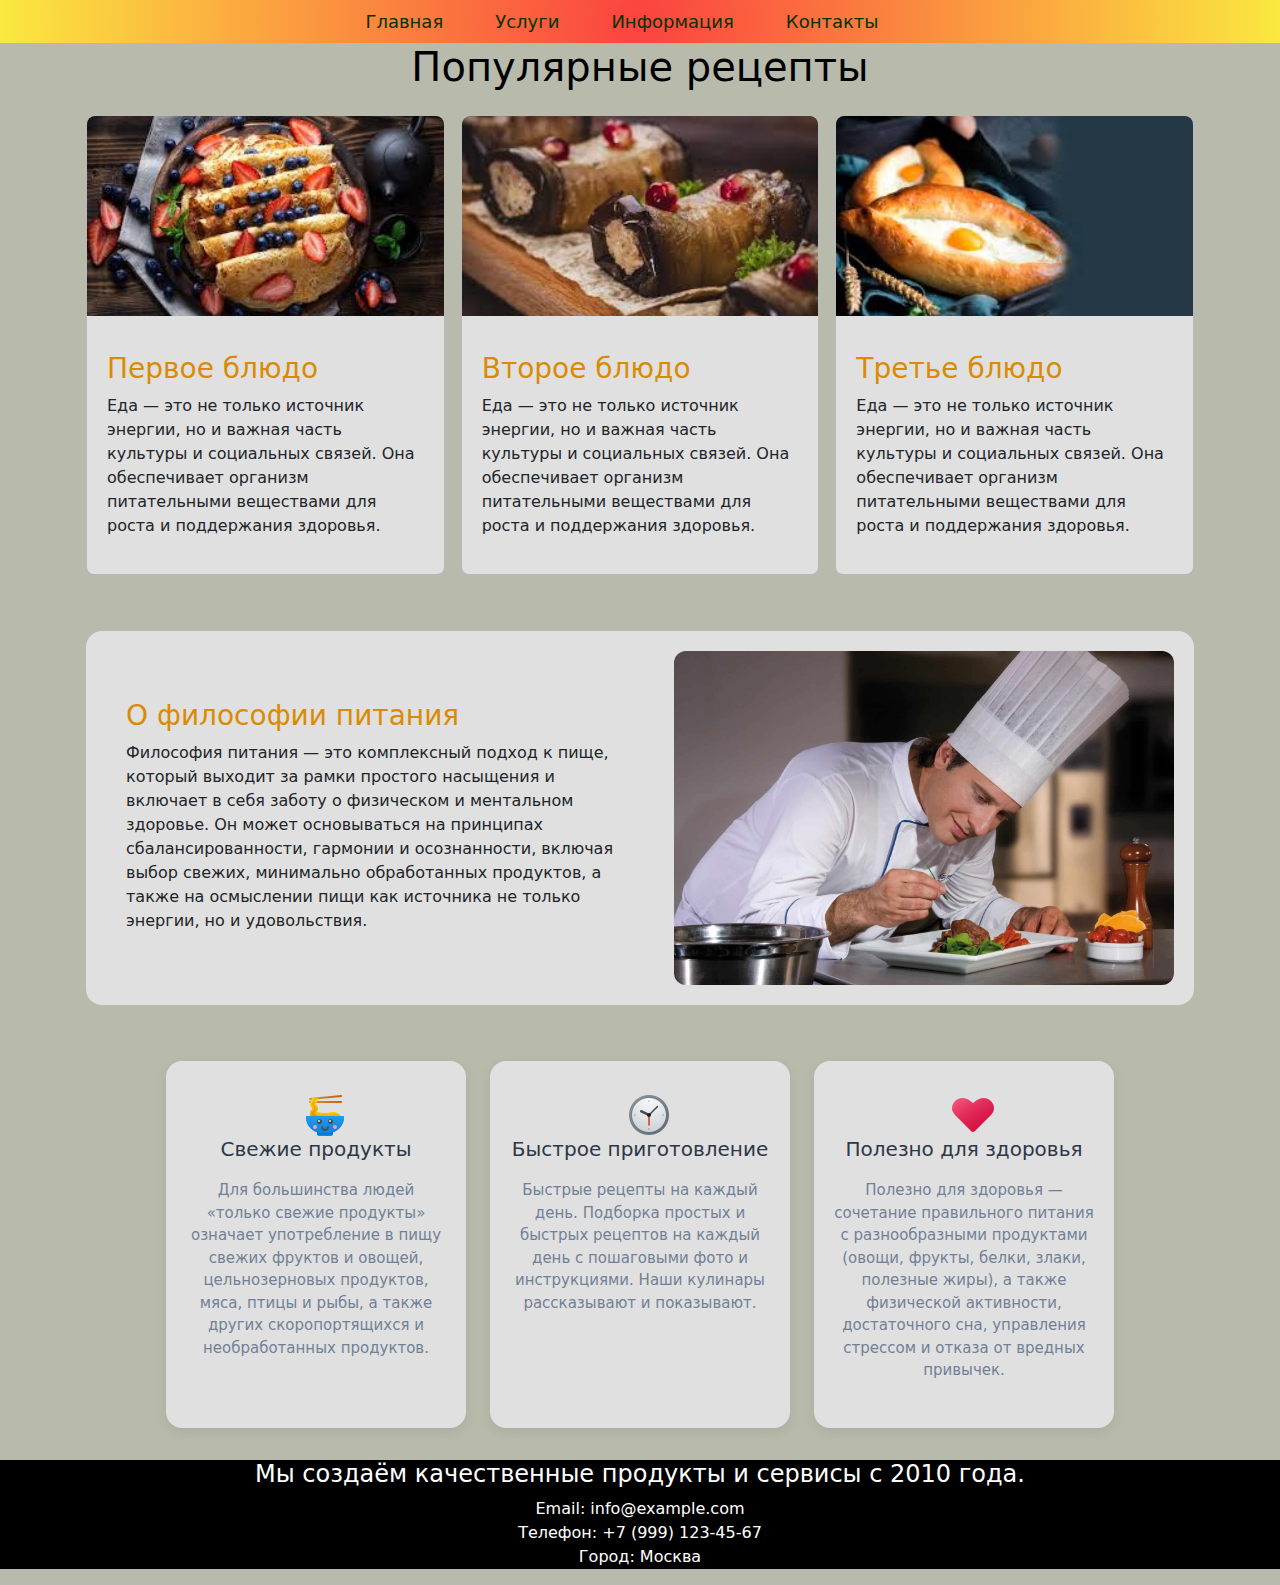
<file: Box3/task4.html>
<!DOCTYPE html>
<html lang="en">
<head>
    <meta charset="UTF-8">
    <meta name="viewport" content="width=device-width, initial-scale=1.0">
    <title>Задание 4 (task4.html)</title>
    <link rel="stylesheet" href="reset.css">
    <link rel="stylesheet" href="standart.css">
    <!--Подключение Bootstrap подробная информация, примеры, шаблоны и прочее https://bootstrap-4.ru/-->
    <link href="https://cdn.jsdelivr.net/npm/bootstrap@5.3.3/dist/css/bootstrap.min.css" rel="stylesheet">
    <link rel="stylesheet" href="style.css">
</head>
<body>
    
<nav class="navbar navbar-expand-lg bg-body-tertiary m-0 p-0"> <!--bg-body-tertiary m-0 p-0 убирает отсутпы-->
  <div class="container-fluid">    
    <!-- Кнопка для мобильных -->
    <button class="navbar-toggler" type="button" data-bs-toggle="collapse" data-bs-target="#navMenu">
      ☰
    </button>

    <div class="collapse navbar-collapse" id="navMenu">
      <ul class="navbar-nav mx-auto">
        <li class="nav-item"><a class="nav-link" href="#">Главная</a></li>
        <li class="nav-item"><a class="nav-link" href="#">Услуги</a></li>
        <li class="nav-item"><a class="nav-link" href="#">Информация</a></li>
        <li class="nav-item"><a class="nav-link" href="#">Контакты</a></li>
      </ul>
    </div>
  </div>
</nav>

<h1>Популярные рецепты</h1>
<div class="gallery">
  <div class="card">
    <img src="1.jpg" alt="Первая фото">
    <div class="cardtext"> <p><h3>Первое блюдо</h3>   Еда — это не только источник энергии, но и важная часть культуры и социальных связей. 
      Она обеспечивает организм питательными веществами для роста и поддержания здоровья.</p>
    </div>
  </div>
    <div class="card">
    <img src="2.jpg" alt="Первая фото">
    <div class="cardtext"> <p><h3>Второе блюдо</h3>   Еда — это не только источник энергии, но и важная часть культуры и социальных связей. 
      Она обеспечивает организм питательными веществами для роста и поддержания здоровья.</p>
    </div>
  </div>
   <div class="card">
    <img src="3.jpg" alt="Первая фото">
    <div class="cardtext"> <p><h3>Третье блюдо</h3>   Еда — это не только источник энергии, но и важная часть культуры и социальных связей. 
      Она обеспечивает организм питательными веществами для роста и поддержания здоровья.</p>
    </div>
  </div> 
  
  <div class="flex-block"  style="max-width: 1140px;">
    <div class="text">
      <div class="cardtext"> <p><h3>О философии питания</h3> Философия питания — это комплексный подход к пище, который выходит за рамки
         простого насыщения и включает в себя заботу о физическом и ментальном здоровье. 
         Он может основываться на принципах сбалансированности, гармонии и осознанности, 
         включая выбор свежих, минимально обработанных продуктов, а также на осмыслении пищи как источника не только энергии, но и удовольствия. </p>
    </div>
    </div>
    <div class="image-wrapper">
      <img src="4.jpg" alt="Адаптивное изображение">
    </div>
   </div>

 <div class="container">
    <div class="block">
      <div style="width: 30px; height: 30px;" > <img src="1.png" alt=""></div>
      <h3>Свежие продукты</h3>
      <p>Для большинства людей «только свежие продукты» означает употребление в пищу
         свежих фруктов и овощей, цельнозерновых продуктов, мяса, птицы и рыбы, а также других скоропортящихся и необработанных продуктов. </p>
    </div>

    <div class="block">
      <div style="width: 30px; height: 30px;" > <img src="2.png" alt=""></div>
      <h3>Быстрое приготовление</h3>
      <p>Быстрые рецепты на каждый день. Подборка простых и быстрых рецептов на каждый день с пошаговыми фото и инструкциями. Наши кулинары рассказывают и показывают.</p>
    </div>

    <div class="block">
      <div style="width: 30px; height: 30px;" > <img src="3.png" alt=""></div>
      <h3>Полезно для здоровья</h3>
      <p>Полезно для здоровья — сочетание правильного питания с разнообразными продуктами (овощи, фрукты, белки, злаки, полезные жиры), 
        а также физической активности, достаточного сна, управления стрессом и отказа от вредных привычек. </p>
    </div>
  </div>  
</div>





<div class="footer"><p><h4>Мы создаём качественные продукты и сервисы с 2010 года.</h4>
Email: info@example.com <br>
Телефон: +7 (999) 123-45-67<br>
Город: Москва<br>
</p></div>

<!-- JS для работы скиптов - всегда внизу body -->
<script src="https://cdn.jsdelivr.net/npm/bootstrap@5.3.3/dist/js/bootstrap.bundle.min.js"></script>
</body>
</html>
</file>
<file: IAR/standart.css>
/* Заголовки */
h1 {
  font-size: 2em;      /* Обычно 32px */
  font-weight: bold;
  margin: 0.67em 0;
}

h2 {
  font-size: 1.5em;    /* Обычно 24px */
  font-weight: bold;
  margin: 0.83em 0;
}

h3 {
  font-size: 1.17em;   /* Обычно 18.72px */
  font-weight: bold;
  margin: 1em 0;
}

h4 {
  font-size: 1em;      /* Обычно 16px */
  font-weight: bold;
  margin: 1.33em 0;
}

h5 {
  font-size: 0.83em;   /* Обычно 13.28px */
  font-weight: bold;
  margin: 1.67em 0;
}

h6 {
  font-size: 0.67em;   /* Обычно 10.72px */
  font-weight: bold;
  margin: 2.33em 0;
}

/* Основной текст */
p {
  font-size: 1em;      /* Обычно 16px */
  margin: 1em 0;
  line-height: 1.5;
}

/* Ссылки */
a {
  color: #0000EE;      /* Синий цвет */
  text-decoration: underline;
  cursor: pointer;
}

a:visited {
  color: #551A8B;      /* Фиолетовый для посещенных */
}

a:hover {
  color: #FF0000;      /* Красный при наведении */
  text-decoration: underline;
}

a:active {
  color: #FF0000;      /* Красный при активации */
}

/* Списки */
ul {
    list-style-type: disc;
    list-style-position: outside;
    margin: 1em 0;
    padding-left: 40px;
} 
ol {
    list-style-type: decimal;
    list-style-position: outside;
    margin: 1em 0;
    padding-left: 40px;
}

li {
    display: list-item;
    text-align: match-parent;
}

/* Акцентирование текста */
strong, b {
  font-weight: bold;
}

em, i {
  font-style: italic;
}

u {
  text-decoration: underline;
}

s, strike, del {
  text-decoration: line-through;
}

ins {
  text-decoration: underline;
}

/* Цитаты */
blockquote {
  margin: 1em 40px;
  font-style: italic;
}

q {
  font-style: italic;
}

/* Код */
code, kbd, samp {
  font-family: monospace;
  font-size: 1em;
}

pre {
  font-family: monospace;
  white-space: pre;
  margin: 1em 0;
}

/* Верхний и нижний индекс */
sub {
  vertical-align: sub;
  font-size: smaller;
}

sup {
  vertical-align: super;
  font-size: smaller;
}

/* Маленький текст */
small {
  font-size: smaller;
}

/* Выделение */
mark {
  background-color: yellow;
  color: black;
}

/* Аббревиатуры */
abbr[title] {
  border-bottom: 1px dotted;
  cursor: help;
}

/* Адреса */
address {
  font-style: italic;
}

/* Определения */
dfn {
  font-style: italic;
}

/* Переменные */
var {
  font-style: italic;
}
</file>
<file: IAR/style.css>
.container {
  max-width: 1200px;
  margin: 0 auto;
}


nav {
  background-color: #1b5e20;
  padding: 10px 0;
  text-align: center;
}

nav a {
  color: white;
  text-decoration: none;
  margin: 0 15px;
  font-weight: bold;
  font-size: 1.1rem;
  padding: 8px 12px;
  border-radius: 4px;
  transition: background 0.3s;
}

nav a:hover {
  background-color: #388e3c;
}

.page-content {
  margin: 30px 0;
}

.hero-img {
  width: 100%;
  height: auto;
  border-radius: 10px;
  margin: 20px 0;
}



h2 {
  color: #2e7d32;
  margin-bottom: 15px;
  text-align: center;
  font-size: 3rem;
  text-transform: uppercase;
  
}
h3 {
  color: #2e7d32;
  margin-bottom: 15px;
  text-align: center;
}



 a {
      color: #2e7d32;           /* Синий */
      text-decoration: none;
      
    }

    /* Посещённая ссылка */
    a:visited {
      color: #2e7d32;;           /* Серо-голубой (или любой другой цвет) */
    }

    /* При наведении — для всех ссылок (включая посещённые) */
    a:hover {
      color: #acc604;
      text-decoration: underline;
    }

.img-box {
  text-align: center;
  margin: 20px 0;
}

.img-box img {
  max-width: 100%;
  height: auto;
  border-radius: 8px;
  box-shadow: 0 4px 6px rgba(0,0,0,0.1);
}

.btn {
  display: inline-block;
  background-color: #4caf50;
  color: white;
  padding: 10px 20px;
  text-decoration: none;
  border-radius: 5px;
  margin-top: 10px;
  transition: background 0.3s;
}

.btn:hover {
  background-color: #388e3c;
}

footer {
  text-align: center;
  padding: 20px;
  color: #666;
  font-size: 0.9rem;
  border-top: 1px solid #ddd;
  margin-top: 30px;
}

/* Адаптивность */
@media (max-width: 768px) {
  nav a {
    display: block;
    margin: 8px 0;
  }

  header h1 {
    font-size: 1.8rem;
  }
}



/*АДАПТИВНОЕ МЕНЮ*/
 body {      
      padding-top: 0px; /* Чтобы контент не прятался под меню */
      background-color: #F5F5F5;
    }

    /* Обёртка меню */
    .navbar {
      position: fixed;
      top: 0px;
      left: 0;
      right: 0; /*или указать ширину 100%, но может выйти за правый край*/
      height: 100px;
      background: rgba(61,53,56, 0.9);
      padding: 15px 200px; /*15px — отступы сверху и снизу, - 20px — отступы слева и справа. от основного контейнера*/
      display: flex;
      justify-content: space-between; /*первый элемент прижимался к левому краю, - последний — к правому краю,*/
      align-items: center; /*Выравнивает все дочерние элементы по вертикали по центру внутри контейнера*/
      z-index: 1000;
    }

    /* Логотип или название */
    .logo {
      color: white;
      font-size: 18px;
      margin-right: 50px;
          }

    /* Бургер-кнопка — по умолчанию скрыта */
    .burger {
      display: none;
      flex-direction: column; /*расположение менб в колонку*/
      cursor: pointer; /*изменение курсора при наведении*/
    }

    .burger span {
      width: 25px;
      height: 3px;
      background: white;
      margin: 3px 0; /*3px — отступы сверху и снизу,  - 0 — отступы слева и справа (то есть, нет горизонтальных отступов).*/
    }

    /* Основное меню */
    .nav-menu {
      display: flex;
      gap: 25px; /*расстояние (зазор) между всеми прямыми дочерними элементами   внутри flex- или grid-контейнера.*/
    }

    .nav-menu a {
      color: white;
      text-decoration: none;
      font-size: 20px;
    }

    /* === Адаптация для мобильных === */
    @media (max-width: 767px) {
      /* Скрываем обычное меню для мобильных устрйоств*/
      .nav-menu {
        position: absolute;
        top: 125px;
        left: 0;
        width: 100%;
        background: #444;
        flex-direction: column;
        padding: 20px;
        gap: 15px;
        display: none; /* Скрыто по умолчанию */
      }

      /* Показываем бургер */
      .burger {
        display: flex;
      }

      /* Когда меню открыто */
      .nav-menu.active {
        display: flex;
      }
    }
    .box {
  display: flex; /*тип*/
  justify-content: center;/*выравнивание*/
  }
.inbox {
  background-color: white;
  padding: 10px;/*отступы внутри */
  margin: 5px; /*отступы снаружи*/
  border-radius: 5px;
  position: relative;
  top:50px;

}
/*КОНЕЦ АДАПТИВНОГО*/

/*СЛАЙДЕР*/
.box_1 {
  display: flex; /*тип*/
  justify-content: center;/*выравнивание*/
  
}
.box_in {
  display: flex; /*тип*/
  justify-content: center;/*выравнивание*/
  position: relative;
  width: 100%;
  height: 650px;
  }

    #photo {
      width: 100%;
      height: 100%;
      overflow: hidden;
      border: 1px solid #ccc;
      display: flex;
      justify-content: center; /* центрирование по горизонтали */
       
      
    }

    #photo img {
      width: 100%;
      height: 100%;
      object-fit: cover;
      display: none;
    }

    #photo img.start {
      display: block;
    }


        #btn_1 {
      position: absolute;
      transform: translateX(-80%);
      background: rgba(255, 255, 255, 0.0); /* последняя цифра прозрачность */
      border: 2px solid white;
      font-size: 16px;
      cursor: pointer;
      border-radius: 30px;
      bottom: 165px;
      right: 0px;
      color: white;
      width: 50px;
      height: 50px;
        }

        #btn_2 {
      position: absolute;      
      background: rgba(255, 255, 255, 0.0); /* последняя цифра прозрачность */
      border: 2px solid white;
      font-size: 16px;
      cursor: pointer;
      border-radius: 30px;
      bottom: 165px;
      color: white;
      height: 200px;
        }

        #btn_2:hover {
  border: 4px solid rgb(243, 210, 24);
}
.block_btn_2 {
      background: rgba(255, 255, 255, 0.5); /* последняя цифра прозрачность */
      border: 2px solid #2e7d32;
      font-size: 3em;
      cursor: pointer;
      border-radius: 15px;    
      color: #2e7d32;
      height: 250px;
      width: 500px;

}

.block_btn_2:hover {
  background-color: #dec107;
}

/* ТРИ БЛОКА*/

.co {
   max-width: 1200px;
      margin: 20px auto;
      padding: 0 20px;
      display: flex;
      flex-wrap: wrap;
      gap: 20px;
      justify-content: center;
}
    .row-three {
      display: flex;
      gap: 20px;
      flex-wrap: wrap;
      margin-top: 30px;
      
    }

    .row-three .block {
      background: rgb(194, 250, 206);
      padding: 20px;
      border-radius: 8px;
      box-shadow: 0 2px 6px rgba(0,0,0,0.1);
      flex: 1;
      min-width: 250px; /* чтобы не сжимались слишком сильно на мобильных */
    }
/*КОНЕЦ ТРЕХ БЛОКОВ*/

  
    .short-hr {
      width: 200px;           /* желаемая длина линии */
      margin: 20px auto;      /* центрирование + отступы сверху/снизу */
      border: 0;
      height: 3px;            /* толщина */
      background-color: #2e7d32; /* цвет */
    }
    
    .block img {
  width: 100%;
  height: 400px;
  object-fit: cover;
  border-radius: 8px 8px 0 0;
  margin-bottom: 20px;
  border: 2px solid #2e7d32;;
    }
   p {
    font-size: 1.5em;
  }
.block button {
    
      background: rgba(255, 255, 255, 0.5); /* последняя цифра прозрачность */
      border: 2px solid #2e7d32;
      font-size: 16px;
      cursor: pointer;
      border-radius: 15px;    
      color: #2e7d32;
      height: 50px;
}

.block_btn_1:hover {
font-size: 20px;

}

.block_line {
      max-width: 1200px;               /* Фиксированная ширина */
      display: flex;
      align-items: start;    /* Выравнивание по верхнему краю */
      gap: 20px;                  /* Отступ между картинкой и текстом */
      padding: 20px;
      border: 1px solid #ddd;
      border-radius: 8px;
      background: #fff;
      box-shadow: 0 2px 6px rgba(0,0,0,0.1);
}
    .block_line img {
      width: 370px;               /* Фиксированная ширина изображения */
      height: 600px;
      object-fit: cover;
      border-radius: 6px;
    }

    .block_line-text {
      flex: 1;                    /* Занимает оставшееся пространство */
    }

/* Адаптация для мобильных устройств */
@media (max-width: 1000px) {
  .block_line {
    flex-direction: column;
    text-align: center; 
        /* Центрируем текст (по желанию) */
      }
   .block_line h2 {
font-size: 2em;
   }   
      .block_btn_2 {
font-size: 2em;
width: 150px;
height: 150px;
   }   

  .block_line img {
    max-width: 100%;
    width: 100%;
  }
}


.styled-list {
  list-style: none;
  padding-left: 0;
  font-size: 20px;
  line-height: 1.5;
}

.styled-list li {
  position: relative;
  padding-left: 24px;
  margin: 10px 0;
}

.styled-list li::before {
  content: "✓";             /* Можно заменить: "→", "★", "→", "➤" и т.д. */
  position: absolute;
  left: 0;
  color: #2e7d32;           /* Зелёный цвет */
  font-weight: bold;
}
.styled-list_1 {
  list-style: none;
  padding-left: 0;
  font-size: 20px;
  line-height: 1.5;
}

.styled-list_1 li {
  position: relative;
  padding-left: 24px;
  margin: 10px 0;
}

.styled-list_1 li::before {
  content: "➤";             /* Можно заменить: "→", "★", "→", "➤" и т.д. */
  position: absolute;
  left: 0;
  color: #2e7d32;           /* Зелёный цвет */
  font-weight: bold;
}


/*ПОДВАЛ*/
    footer {
      background: rgba(61,53,56, 0.9);
      color: #fff;
      padding: 40px 20px;
      text-align: left;
    }

    .footer-container {
      max-width: 1200px;
      margin: 0 auto;
      display: flex;
      flex-wrap: wrap;
      justify-content: space-between;
      gap: 30px;
    }

    .footer-logo {
      flex: 1;
      min-width: 250px;
    }

    .footer-logo img {
      max-width: 150px;
      height: auto;
    }



    .footer-subscribe {
      flex: 1;
      min-width: 250px;
    }

    .footer-subscribe h3 {
      margin-bottom: 15px;
      font-size: 25px;
    }

    .footer-subscribe p {
      margin-bottom: 15px;
      color: #bbb;
      font-size: 18px;
    }

    .subscribe-form input {
      width: 250px;
      padding: 10px;
      margin-bottom: 10px;
      border: none;
      border-radius: 4px;
    }

    .subscribe-form button {
      width: 100%;
      padding: 10px;
      background-color: #ff6b00;
      color: white;
      border: none;
      border-radius: 4px;
      cursor: pointer;
      font-size: 16px;
      transition: background-color 0.3s;
    }

    .subscribe-form button:hover {
      background-color: #e05a00;
    }

    .footer-bottom {
      text-align: center;
      margin-top: 30px;
      padding-top: 20px;
      border-top: 1px solid #444;
      color: #888;
      font-size: 13px;
    }

    /* Адаптивность */
    @media (max-width: 768px) {
      .footer-container {
        flex-direction: column;
        align-items: center;
        text-align: center;
      }

      .footer-logo,
      .footer-links,
      .footer-subscribe {
        width: 100%;
        max-width: 400px;
      }
    }
    /*КОНЕЦ ПОДВАЛА*/
</file>
<file: box2/task3css.css>
body {
    background-color: rgb(152, 138, 242);
    padding-top: 120px; /* Отступ для фиксированного заголовка */

}
.top{
  color: white;
  text-align: center;
  margin-bottom: 50px;
}

h1 {
  font-size: 40px;
  margin: 20px;
  text-shadow:
    1px 1px 1px rgb(31, 4, 241),
    -1px 1px 1px rgb(31, 4, 241);
  color: white;
  transition: all .5s;
}

h1:hover {
  text-shadow:
    -1px -1px 1px rgb(5, 245, 0),
    1px -1px 1px rgb(5, 245, 0);
  color: white;
}
h2 {
  font-size: 35px;
  margin: 20px;
}
.header a {
    text-decoration: none;
    color: white;
    font-size: large;
    margin: 20px;
       
}
.header span {
    margin-right: 250px;
    font-size: 30px;
    color: white;
    
}
.header {
  	position: fixed;
    background-color: rgb(153, 153, 248);
	width: 100%;
	height: 40px;
	top:0px;
	left:0px;
    z-index: 200;
    text-align: center;
    padding-top: 20px;
    padding-bottom: 20px;
}

.flex-container {
  display: flex; /*тип*/
  justify-content: center;/*выравнивание*/
  }
.flex-item {
  background-color: rgb(153, 153, 248);
  padding: 10px;/*отступы внутри */
  margin: 5px; /*отступы снаружи*/
  border-radius: 15px;
  width: 250px;
}
.flex-item img {
  width: 25px;
  height: 25px;
}
.flex-item tr {
  color:rgb(255, 255, 0);
  font-size: 20px;
}
.flex-item p {
  color: white;
  text-align: center;
}
.flex-item table {
  margin: auto;
}
.box_flex-container1 {
  background-color: white;
  text-align: center;
  border-radius: 10px;
  height: 100%;
  padding-top: 50px;
  margin-top: 50px;
}
.flex-container1 {
  display: flex; /*тип*/
  justify-content: center;/*выравнивание*/
  background-color: white;
  width: 100%;
  margin: 0px;
  padding: 0px;
  }
.flex-item1 {
  background-color: rgb(239, 239, 239);
  padding: 10px;/*отступы внутри */
  margin: 15px; /*отступы снаружи*/
  border-radius: 15px;
  width: 250px;
  box-shadow: -5px 0px 0px 0px rgb(153, 153, 248);
}
.grid-container {
  display: grid;
  gap: 30px; /*расстояние между блоками*/
  justify-items: center;
}
.grid-item {
  background-color: rgb(239, 239, 239);
  width: 500px;
  text-align: left;
  padding: 20px;
  border-radius: 10px;
}

.footer {
  color: white;
  text-align: center;
  padding-left: 250px;
  padding-right: 250px;
  padding-top: 50px;
  padding-bottom: 100px;
}

.btn {
  border-radius: 50%;
  background-color: blue;
  width: 50px;
  height: 50px;
  margin-right: 30px;
  color: white;
  font-size: 20px;
  font-weight: bolder;
  border: none;
  float: left;
}
.btn1 {
  line-height: 50px;
  height: 50px;
  text-align: center;
  width: 250px;
  cursor: pointer;
  border-radius: 10px;
  color: white;
  background-color: rgb(5, 5, 157);
  border: none;
}
.btn1:hover {
  background-color: blue;
  transition: 1s;
  font-size: larger;

}
.header a {
 font-size: 25px;
  font-weight: normal;
  cursor: pointer;
  overflow: hidden;
  text-shadow: 0 0 white,
               0 0 rgb(90, 144, 244),
               0 0 rgb(42, 6, 151);
  color: transparent;
  transition: all 1s;
  }
  a:hover {
    text-shadow: -400px 0 rgb(244, 1, 78),
                 400px 0 rgb(141, 2, 2),
                 0 0 rgb(2, 40, 110);
    }

/*анимация подзоголовка в подвале*/
    .footer h2 {
    font-size: 3rem;
    font-weight: bold;
    text-transform: uppercase;
    color: #fff;
    text-shadow: 
        1px 1px 0px #1b0280, 
        2px 2px 0px #8c55eb, 
        3px 3px 0px #aa9af3, 
        4px 4px 0px #a8dadc, 
        5px 5px 0px #457b9d;
    transform: rotateY(0deg);
    transform-style: preserve-3d;
    animation: spin-3d 20s infinite linear;
}

@keyframes spin-3d {
    0% {
        transform: rotateY(0deg);
    }
    100% {
        transform: rotateY(360deg);
    }
}

h2 {
  scroll-margin-top: 150px;
  
}
html {
  scroll-behavior:smooth;
}
</file>
<file: Box3/standart.css>
/* Заголовки */
h1 {
  font-size: 2em;      /* Обычно 32px */
  font-weight: bold;
  margin: 0.67em 0;
}

h2 {
  font-size: 1.5em;    /* Обычно 24px */
  font-weight: bold;
  margin: 0.83em 0;
}

h3 {
  font-size: 1.17em;   /* Обычно 18.72px */
  font-weight: bold;
  margin: 1em 0;
}

h4 {
  font-size: 1em;      /* Обычно 16px */
  font-weight: bold;
  margin: 1.33em 0;
}

h5 {
  font-size: 0.83em;   /* Обычно 13.28px */
  font-weight: bold;
  margin: 1.67em 0;
}

h6 {
  font-size: 0.67em;   /* Обычно 10.72px */
  font-weight: bold;
  margin: 2.33em 0;
}

/* Основной текст */
p {
  font-size: 1em;      /* Обычно 16px */
  margin: 1em 0;
  line-height: 1.5;
}

/* Ссылки */
a {
  color: #0000EE;      /* Синий цвет */
  text-decoration: underline;
  cursor: pointer;
}

a:visited {
  color: #551A8B;      /* Фиолетовый для посещенных */
}

a:hover {
  color: #FF0000;      /* Красный при наведении */
  text-decoration: underline;
}

a:active {
  color: #FF0000;      /* Красный при активации */
}

/* Списки */
ul {
    list-style-type: disc;
    list-style-position: outside;
    margin: 1em 0;
    padding-left: 40px;
} 
ol {
    list-style-type: decimal;
    list-style-position: outside;
    margin: 1em 0;
    padding-left: 40px;
}

li {
    display: list-item;
    text-align: match-parent;
}

/* Акцентирование текста */
strong, b {
  font-weight: bold;
}

em, i {
  font-style: italic;
}

u {
  text-decoration: underline;
}

s, strike, del {
  text-decoration: line-through;
}

ins {
  text-decoration: underline;
}

/* Цитаты */
blockquote {
  margin: 1em 40px;
  font-style: italic;
}

q {
  font-style: italic;
}

/* Код */
code, kbd, samp {
  font-family: monospace;
  font-size: 1em;
}

pre {
  font-family: monospace;
  white-space: pre;
  margin: 1em 0;
}

/* Верхний и нижний индекс */
sub {
  vertical-align: sub;
  font-size: smaller;
}

sup {
  vertical-align: super;
  font-size: smaller;
}

/* Маленький текст */
small {
  font-size: smaller;
}

/* Выделение */
mark {
  background-color: yellow;
  color: black;
}

/* Аббревиатуры */
abbr[title] {
  border-bottom: 1px dotted;
  cursor: help;
}

/* Адреса */
address {
  font-style: italic;
}

/* Определения */
dfn {
  font-style: italic;
}

/* Переменные */
var {
  font-style: italic;
}
</file>
<file: Box3/style.css>
.container-fluid {
    background: #fb423f;
    background: radial-gradient(circle,rgba(251, 66, 63, 1) 0%, rgba(251, 232, 63, 1) 100%);
     
}
/* Убираем подчёркивание и задаём свой цвет */
.nav-link {
  text-decoration: none !important;
  color: #043302 !important; /* ваш цвет */
  font-size: large;
  margin-right: 2em;
 }

.nav-link:hover {
  color: #043302 !important;
  text-decoration: underline !important;
}
body {
    background-color: #b8bbac;

}

h1, h2 {
    color: black;
    text-align: center;
}
h3 {
    color: #da8b04;
}


/*Адаптивныая галерея карточек*/
 .gallery {
  display: flex;
  flex-wrap: wrap;
  gap: 16px;
  padding: 16px;
  justify-content: center;
  max-width: 1140px;
  width: 100%;
  margin-left: auto;
  margin-right: auto;
}

.card {
  flex: 1 1 100%; /* по умолчанию — 1 колонка */
  min-height: 120px;
  background: #e0e0e0;
  border-radius: 8px;
  display: flex;
  align-items: center;
  justify-content: center;
}

@media (min-width: 600px) {
  .card { flex: 1 1 calc(50% - 8px); } /* 2 колонки */
}

@media (min-width: 900px) {
  .card { flex: 1 1 calc(33.333% - 12px); } /* 3 колонки */
}
/*конец*/

.card img {
  width: 100%;
  height: 200px;
  object-fit: cover;
  border-radius: 8px 8px 0 0;
  margin-bottom: 20px;
    }
.cardtext {
    margin: 20px;
    margin-top: 0px;
}

 .flex-block {
      display: flex;
      align-items: center;
      gap: 20px;
      max-width: 800px;
      margin: 40px auto;
      padding: 20px;
      background: #e0e0e0;
      border-radius: 16px;
    }

    .flex-block .text {
      flex: 1;
    }

    .flex-block img {
      width: 500px;
      object-fit: cover;
      border-radius: 12px;
      flex-shrink: 0;
    }

    .flex-block h2 {
      margin-top: 0;
      color: #222;
    }

    .flex-block p {
      color: #555;
      line-height: 1.6;
    }
     /* Адаптация для мобильных устройств */
    @media (max-width: 1140px) {
      .flex-block {
        flex-direction: column;
        text-align: center;
        padding: 24px;
              }
              
      .image-wrapper img {
        max-width: 80%; /* или 100%, если нужно во всю ширину */
    }

        .image-wrapper {
      flex: 0 0 auto; /* не растягивается и не сжимается сверх меры */
    }

    .image-wrapper img {
      display: block;
      max-width: 100%;
      height: auto;
      border-radius: 12px;}
    }

    .footer {
        width: 100%;
        background-color: black;
        color: white;
        text-align: center;
    }


 .container {
      display: flex;
      justify-content: center; /* центрирует блоки по горизонтали */
      flex-wrap: wrap;         /* позволяет переноситься на новую строку */
      gap: 24px;               /* отступы между блоками */
      max-width: 1200px;
      margin: 0 auto;
    }

    .block {
      background: #e0e0e0;
      border-radius: 16px;
      box-shadow: 0 4px 12px rgba(0, 0, 0, 0.08);
      padding: 30px 20px;
      width: 100%;
      max-width: 300px;
      text-align: center;
      display: flex;
      flex-direction: column;
      align-items: center;
    }

    .block h3 {
      margin-top: 16px;
      color: #2d3748;
      font-size: 20px;
    }

    .block p {
      margin-top: 10px;
      color: #718096;
      font-size: 15px;
      line-height: 1.5;
    }

    /* Дополнительно: на очень узких экранах — чуть меньше отступы */
    @media (max-width: 600px) {
      .container {
        gap: 20px;
      }

      .block {
        max-width: 100%;
        padding: 24px 16px;
      }
    }
</file>
